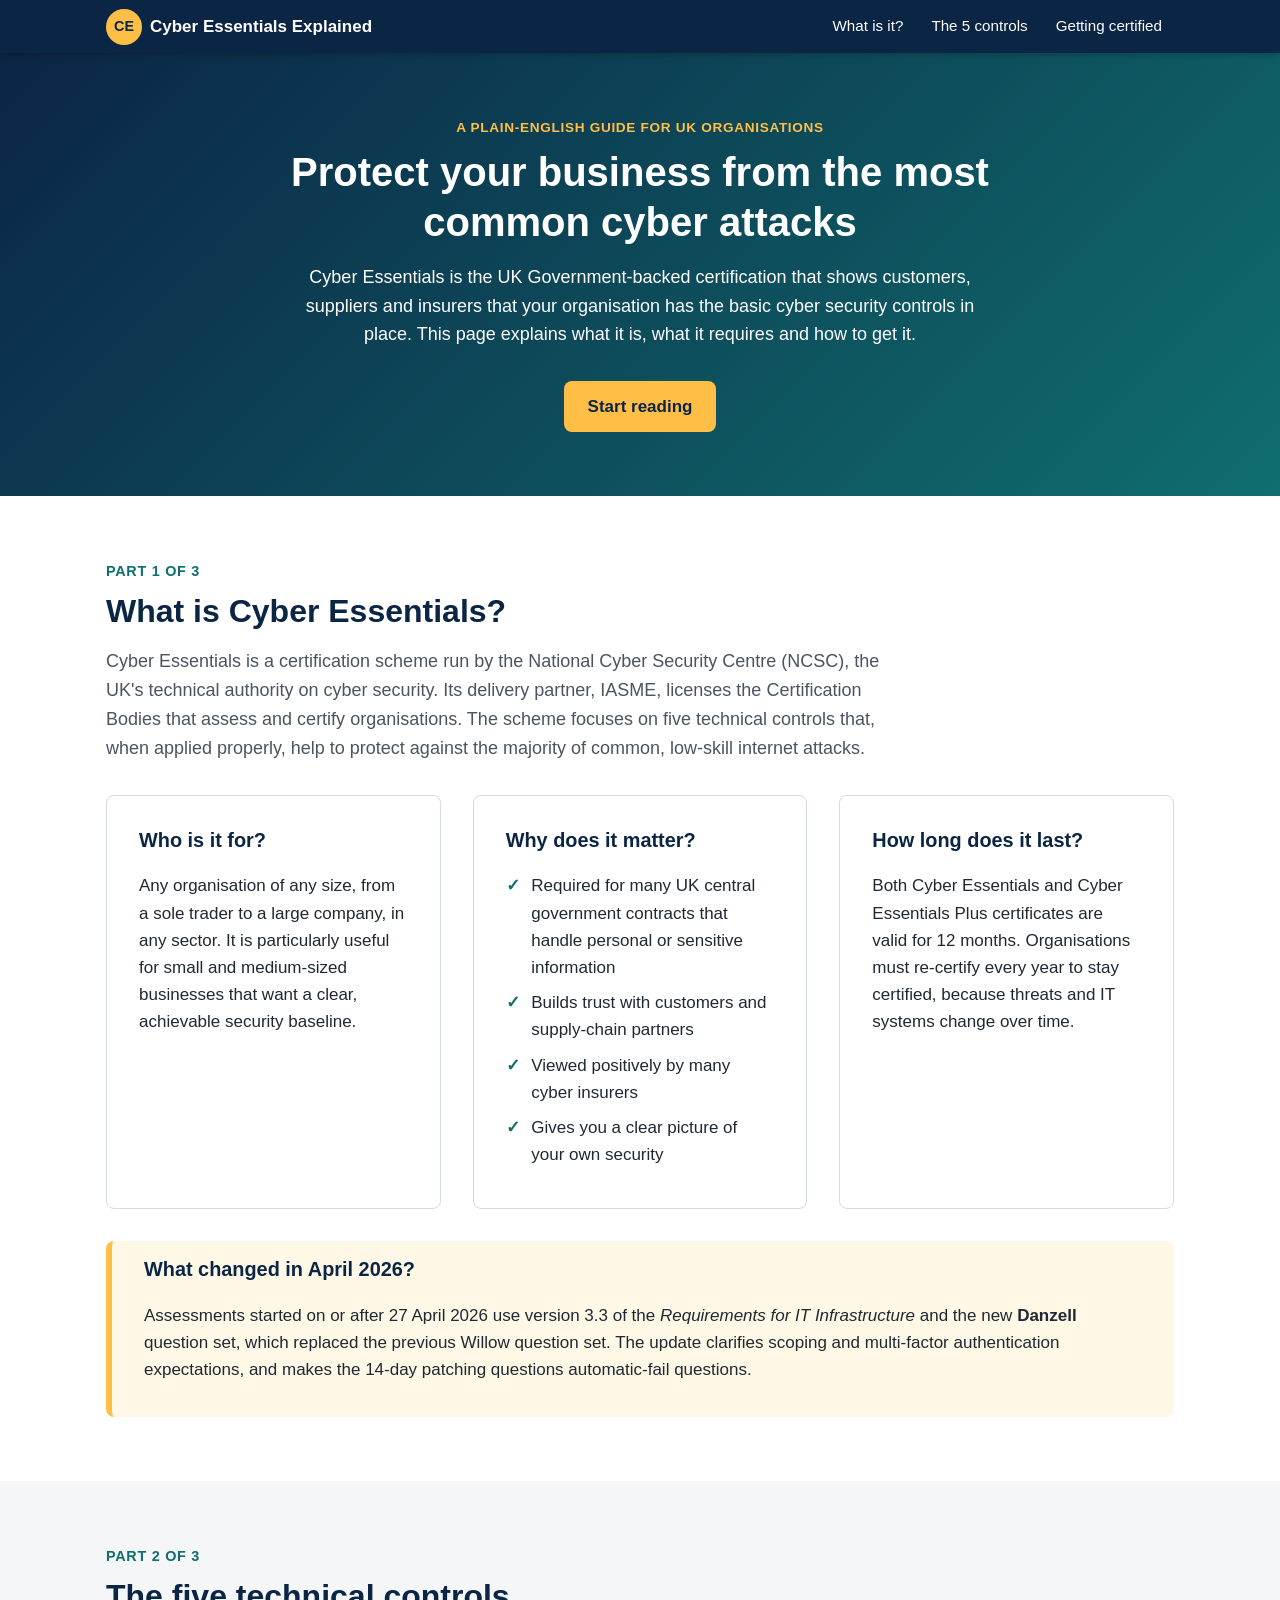
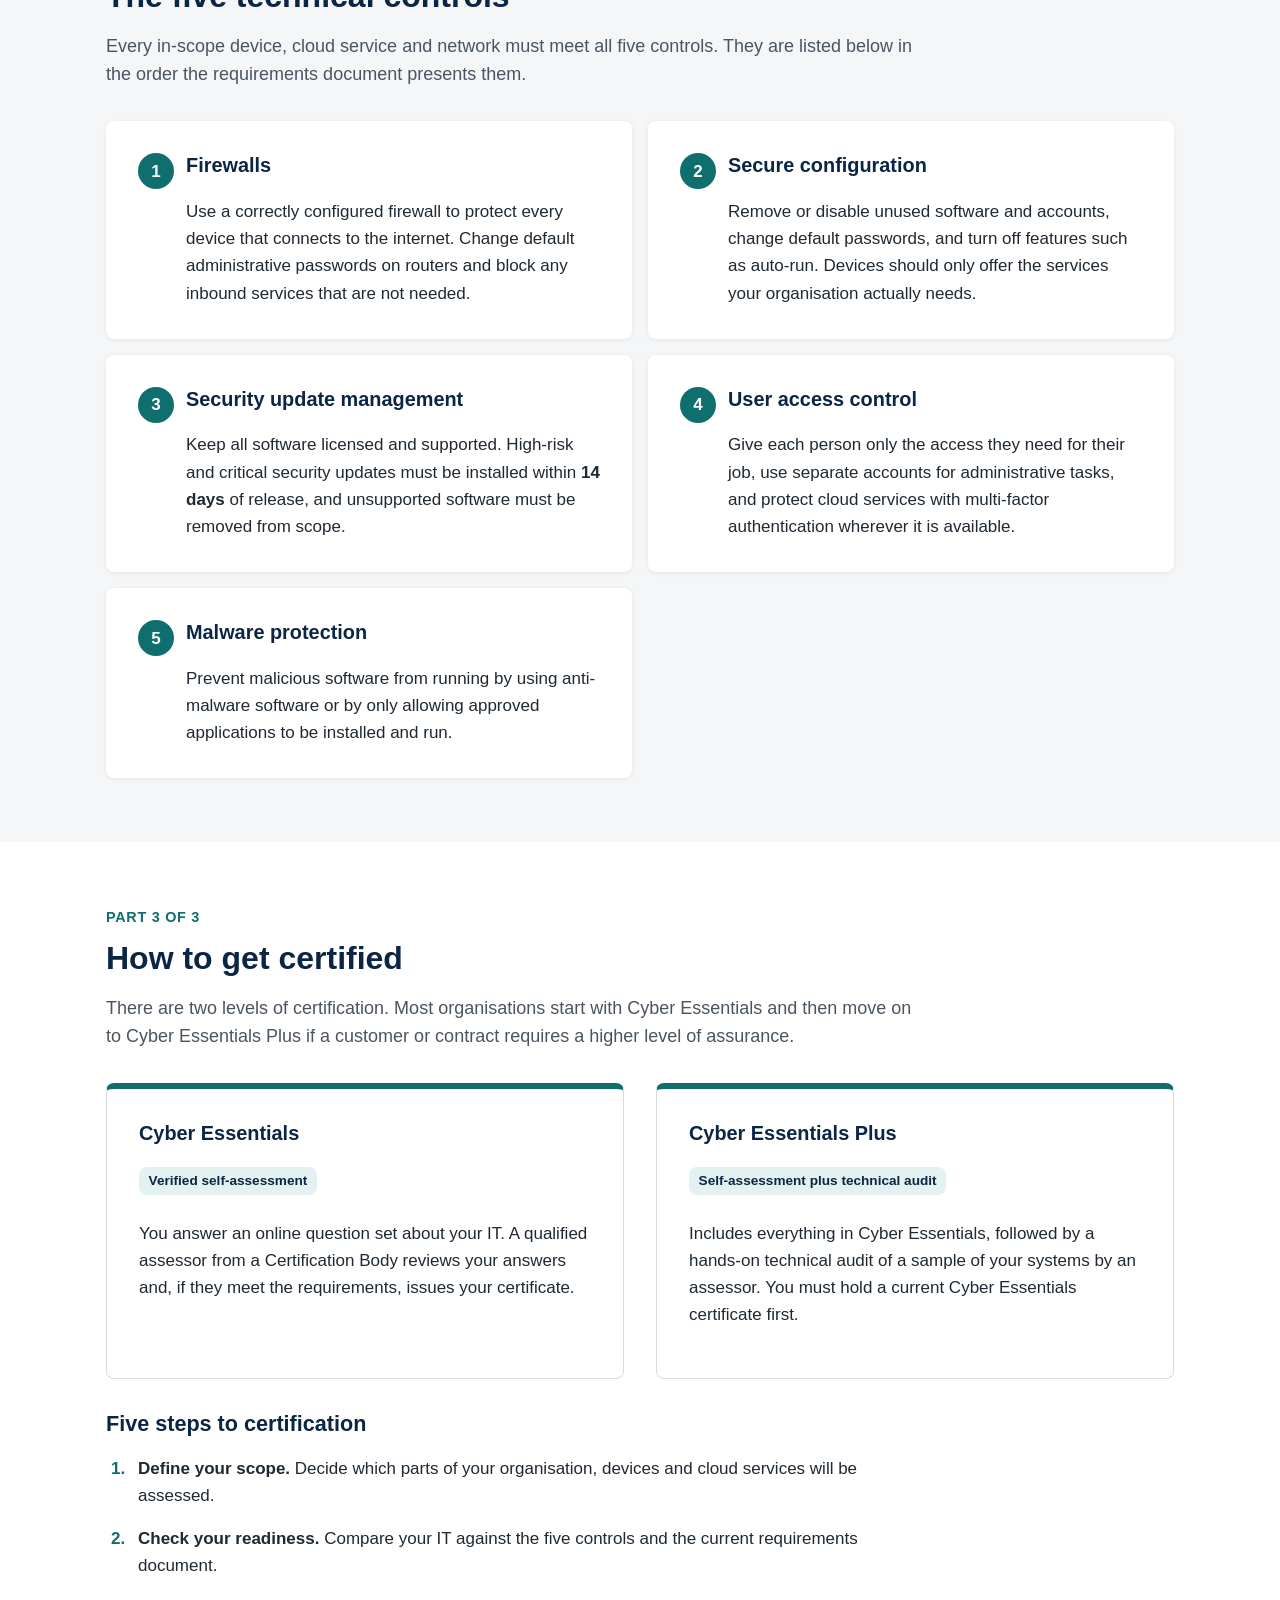
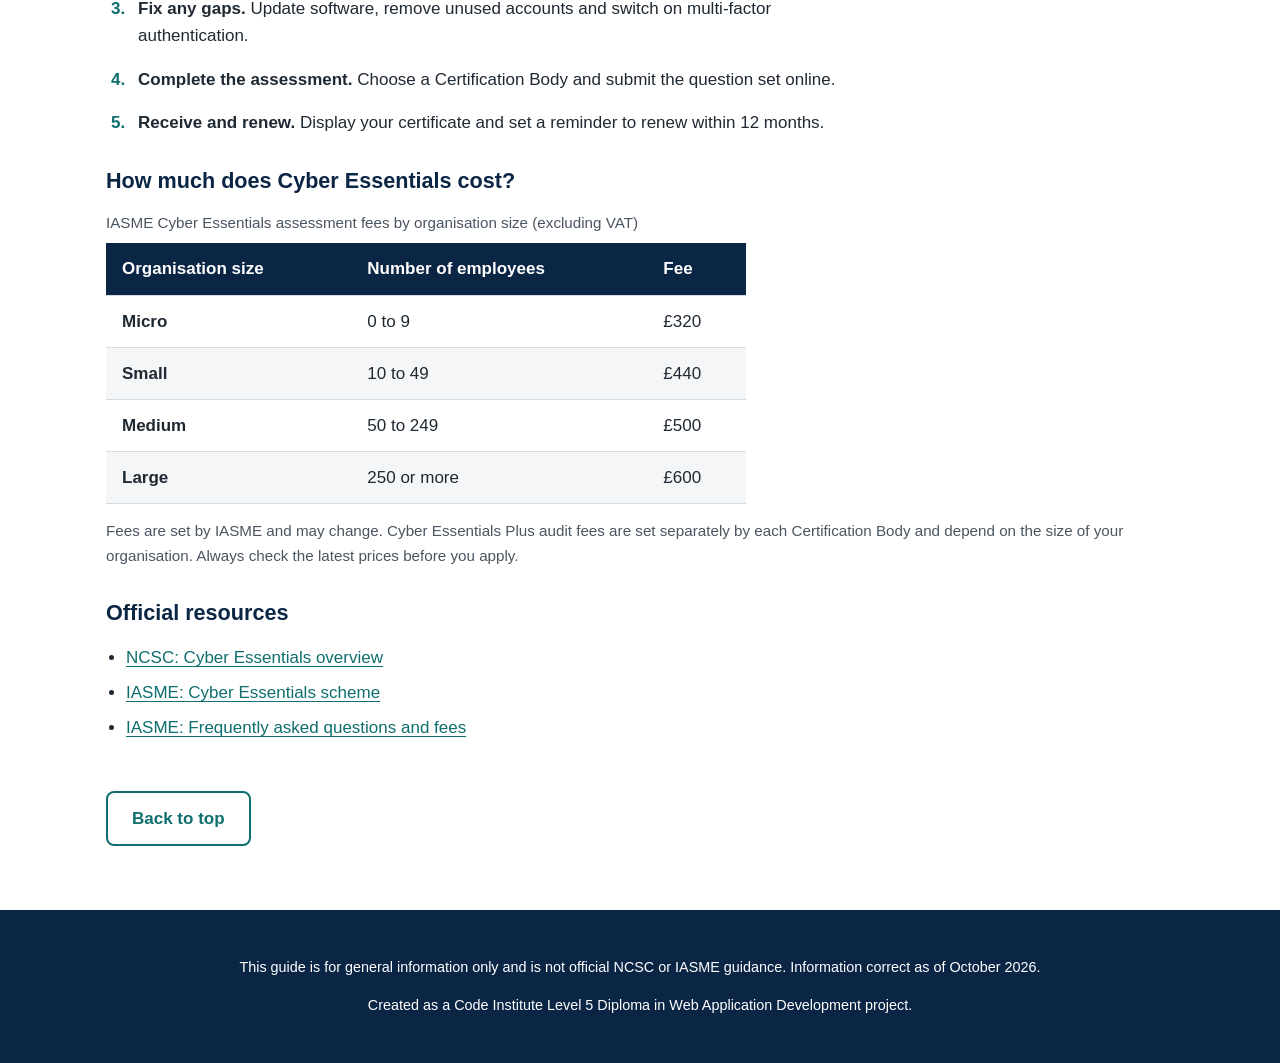
<file: index.html>
<!DOCTYPE html>
<html lang="en-GB">

<head>
    <!-- Page metadata: character set, responsive viewport and search description -->
    <meta charset="UTF-8">
    <meta name="viewport" content="width=device-width, initial-scale=1">
    <meta name="description" content="A plain-English guide to the UK Cyber Essentials certification for companies: what it is, the five technical controls, and how to get certified.">
    <meta name="keywords" content="Cyber Essentials, Cyber Essentials Plus, NCSC, IASME, UK cyber security certification, small business">
    <title>Cyber Essentials Explained | A Guide for UK Companies</title>
    <!-- Custom stylesheet (no external libraries are used in this project) -->
    <link rel="stylesheet" href="assets/css/style.css">
</head>

<body>
    <!-- Skip link: lets keyboard and screen-reader users jump past the navigation -->
    <a class="skip-link" href="#main-content">Skip to main content</a>

    <!-- ===== Site header and primary navigation ===== -->
    <header class="site-header" id="top">
        <div class="container header-inner">
            <a class="site-logo" href="#top" aria-label="Cyber Essentials Explained, back to top of page">
                <span class="logo-mark" aria-hidden="true">CE</span>
                <span class="logo-text">Cyber Essentials Explained</span>
            </a>
            <nav class="main-nav" aria-label="Main navigation">
                <ul class="nav-list">
                    <li><a class="nav-link" href="#about">What is it?</a></li>
                    <li><a class="nav-link" href="#controls">The 5 controls</a></li>
                    <li><a class="nav-link" href="#certification">Getting certified</a></li>
                </ul>
            </nav>
        </div>
    </header>

    <main id="main-content">

        <!-- ===== Hero / introduction ===== -->
        <section class="hero" aria-labelledby="hero-heading">
            <div class="container">
                <p class="hero-eyebrow">A plain-English guide for UK organisations</p>
                <h1 id="hero-heading">Protect your business from the most common cyber attacks</h1>
                <p class="hero-lead">
                    Cyber Essentials is the UK Government-backed certification that shows customers,
                    suppliers and insurers that your organisation has the basic cyber security
                    controls in place. This page explains what it is, what it requires and how to get it.
                </p>
                <a class="button button-primary" href="#about">Start reading</a>
            </div>
        </section>

        <!-- ===== Page area 1: What is Cyber Essentials? ===== -->
        <section class="page-area" id="about" aria-labelledby="about-heading">
            <div class="container">
                <p class="area-number">Part 1 of 3</p>
                <h2 id="about-heading">What is Cyber Essentials?</h2>
                <p class="area-intro">
                    Cyber Essentials is a certification scheme run by the National Cyber Security
                    Centre (NCSC), the UK's technical authority on cyber security. Its delivery partner,
                    IASME, licenses the Certification Bodies that assess and certify organisations.
                    The scheme focuses on five technical controls that, when applied properly,
                    help to protect against the majority of common, low-skill internet attacks.
                </p>

                <div class="card-grid card-grid-three">
                    <article class="card">
                        <h3>Who is it for?</h3>
                        <p>
                            Any organisation of any size, from a sole trader to a large company,
                            in any sector. It is particularly useful for small and medium-sized
                            businesses that want a clear, achievable security baseline.
                        </p>
                    </article>
                    <article class="card">
                        <h3>Why does it matter?</h3>
                        <ul class="tick-list">
                            <li>Required for many UK central government contracts that handle personal or sensitive information</li>
                            <li>Builds trust with customers and supply-chain partners</li>
                            <li>Viewed positively by many cyber insurers</li>
                            <li>Gives you a clear picture of your own security</li>
                        </ul>
                    </article>
                    <article class="card">
                        <h3>How long does it last?</h3>
                        <p>
                            Both Cyber Essentials and Cyber Essentials Plus certificates are valid
                            for 12 months. Organisations must re-certify every year to stay certified,
                            because threats and IT systems change over time.
                        </p>
                    </article>
                </div>

                <!-- Callout highlighting the 2026 scheme update -->
                <aside class="callout" aria-labelledby="update-heading">
                    <h3 id="update-heading">What changed in April 2026?</h3>
                    <p>
                        Assessments started on or after 27 April 2026 use version 3.3 of the
                        <em>Requirements for IT Infrastructure</em> and the new <strong>Danzell</strong>
                        question set, which replaced the previous Willow question set. The update
                        clarifies scoping and multi-factor authentication expectations, and makes the
                        14-day patching questions automatic-fail questions.
                    </p>
                </aside>
            </div>
        </section>

        <!-- ===== Page area 2: The five technical controls ===== -->
        <section class="page-area page-area-alt" id="controls" aria-labelledby="controls-heading">
            <div class="container">
                <p class="area-number">Part 2 of 3</p>
                <h2 id="controls-heading">The five technical controls</h2>
                <p class="area-intro">
                    Every in-scope device, cloud service and network must meet all five controls.
                    They are listed below in the order the requirements document presents them.
                </p>

                <ol class="control-list">
                    <li class="control-item">
                        <h3>Firewalls</h3>
                        <p>
                            Use a correctly configured firewall to protect every device that connects
                            to the internet. Change default administrative passwords on routers and
                            block any inbound services that are not needed.
                        </p>
                    </li>
                    <li class="control-item">
                        <h3>Secure configuration</h3>
                        <p>
                            Remove or disable unused software and accounts, change default passwords,
                            and turn off features such as auto-run. Devices should only offer the
                            services your organisation actually needs.
                        </p>
                    </li>
                    <li class="control-item">
                        <h3>Security update management</h3>
                        <p>
                            Keep all software licensed and supported. High-risk and critical security
                            updates must be installed within <strong>14 days</strong> of release, and
                            unsupported software must be removed from scope.
                        </p>
                    </li>
                    <li class="control-item">
                        <h3>User access control</h3>
                        <p>
                            Give each person only the access they need for their job, use separate
                            accounts for administrative tasks, and protect cloud services with
                            multi-factor authentication wherever it is available.
                        </p>
                    </li>
                    <li class="control-item">
                        <h3>Malware protection</h3>
                        <p>
                            Prevent malicious software from running by using anti-malware software
                            or by only allowing approved applications to be installed and run.
                        </p>
                    </li>
                </ol>
            </div>
        </section>

        <!-- ===== Page area 3: How to get certified ===== -->
        <section class="page-area" id="certification" aria-labelledby="certification-heading">
            <div class="container">
                <p class="area-number">Part 3 of 3</p>
                <h2 id="certification-heading">How to get certified</h2>
                <p class="area-intro">
                    There are two levels of certification. Most organisations start with
                    Cyber Essentials and then move on to Cyber Essentials Plus if a customer
                    or contract requires a higher level of assurance.
                </p>

                <!-- Comparison of the two certification levels -->
                <div class="card-grid card-grid-two">
                    <article class="card card-level">
                        <h3>Cyber Essentials</h3>
                        <p class="level-tag">Verified self-assessment</p>
                        <p>
                            You answer an online question set about your IT. A qualified assessor
                            from a Certification Body reviews your answers and, if they meet the
                            requirements, issues your certificate.
                        </p>
                    </article>
                    <article class="card card-level">
                        <h3>Cyber Essentials Plus</h3>
                        <p class="level-tag">Self-assessment plus technical audit</p>
                        <p>
                            Includes everything in Cyber Essentials, followed by a hands-on technical
                            audit of a sample of your systems by an assessor. You must hold a current
                            Cyber Essentials certificate first.
                        </p>
                    </article>
                </div>

                <h3 class="subheading">Five steps to certification</h3>
                <ol class="step-list">
                    <li><strong>Define your scope.</strong> Decide which parts of your organisation, devices and cloud services will be assessed.</li>
                    <li><strong>Check your readiness.</strong> Compare your IT against the five controls and the current requirements document.</li>
                    <li><strong>Fix any gaps.</strong> Update software, remove unused accounts and switch on multi-factor authentication.</li>
                    <li><strong>Complete the assessment.</strong> Choose a Certification Body and submit the question set online.</li>
                    <li><strong>Receive and renew.</strong> Display your certificate and set a reminder to renew within 12 months.</li>
                </ol>

                <!-- Fee table: caption and scope attributes support screen readers -->
                <h3 class="subheading">How much does Cyber Essentials cost?</h3>
                <div class="table-wrapper">
                    <table class="fee-table">
                        <caption>IASME Cyber Essentials assessment fees by organisation size (excluding VAT)</caption>
                        <thead>
                            <tr>
                                <th scope="col">Organisation size</th>
                                <th scope="col">Number of employees</th>
                                <th scope="col">Fee</th>
                            </tr>
                        </thead>
                        <tbody>
                            <tr>
                                <th scope="row">Micro</th>
                                <td>0 to 9</td>
                                <td>£320</td>
                            </tr>
                            <tr>
                                <th scope="row">Small</th>
                                <td>10 to 49</td>
                                <td>£440</td>
                            </tr>
                            <tr>
                                <th scope="row">Medium</th>
                                <td>50 to 249</td>
                                <td>£500</td>
                            </tr>
                            <tr>
                                <th scope="row">Large</th>
                                <td>250 or more</td>
                                <td>£600</td>
                            </tr>
                        </tbody>
                    </table>
                </div>
                <p class="note">
                    Fees are set by IASME and may change. Cyber Essentials Plus audit fees are set
                    separately by each Certification Body and depend on the size of your organisation.
                    Always check the latest prices before you apply.
                </p>

                <!-- Official resources: external links open in the same tab (see README, UX decisions) -->
                <h3 class="subheading">Official resources</h3>
                <ul class="resource-list">
                    <li><a href="https://www.ncsc.gov.uk/cyberessentials/overview">NCSC: Cyber Essentials overview</a></li>
                    <li><a href="https://iasme.co.uk/cyber-essentials/">IASME: Cyber Essentials scheme</a></li>
                    <li><a href="https://iasme.co.uk/cyber-essentials/faq-cyber-essentials">IASME: Frequently asked questions and fees</a></li>
                </ul>

                <a class="button button-secondary back-to-top" href="#main-content">Back to top</a>
            </div>
        </section>

    </main>

    <!-- ===== Site footer ===== -->
    <footer class="site-footer">
        <div class="container">
            <p>
                This guide is for general information only and is not official NCSC or IASME guidance.
                Information correct as of October 2026.
            </p>
            <p>Created as a Code Institute Level 5 Diploma in Web Application Development project.</p>
        </div>
    </footer>
</body>

</html>
</file>
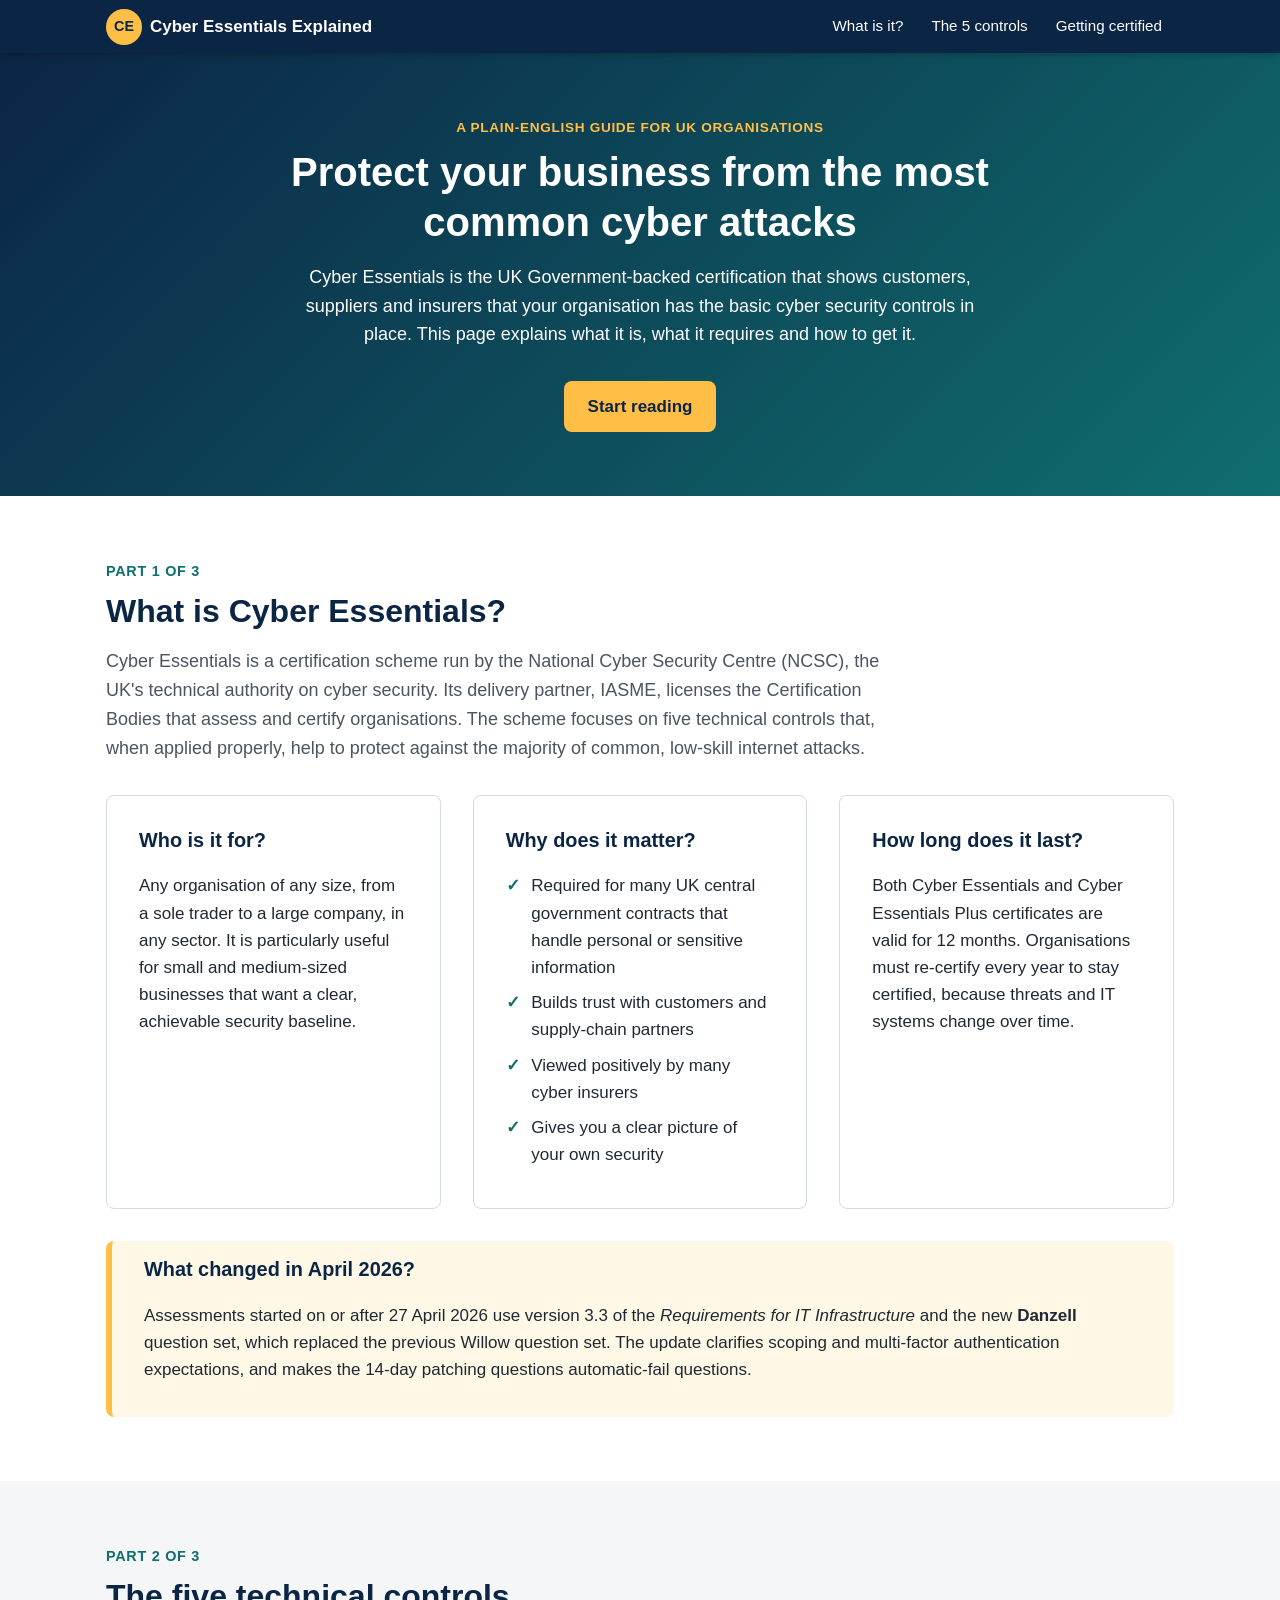
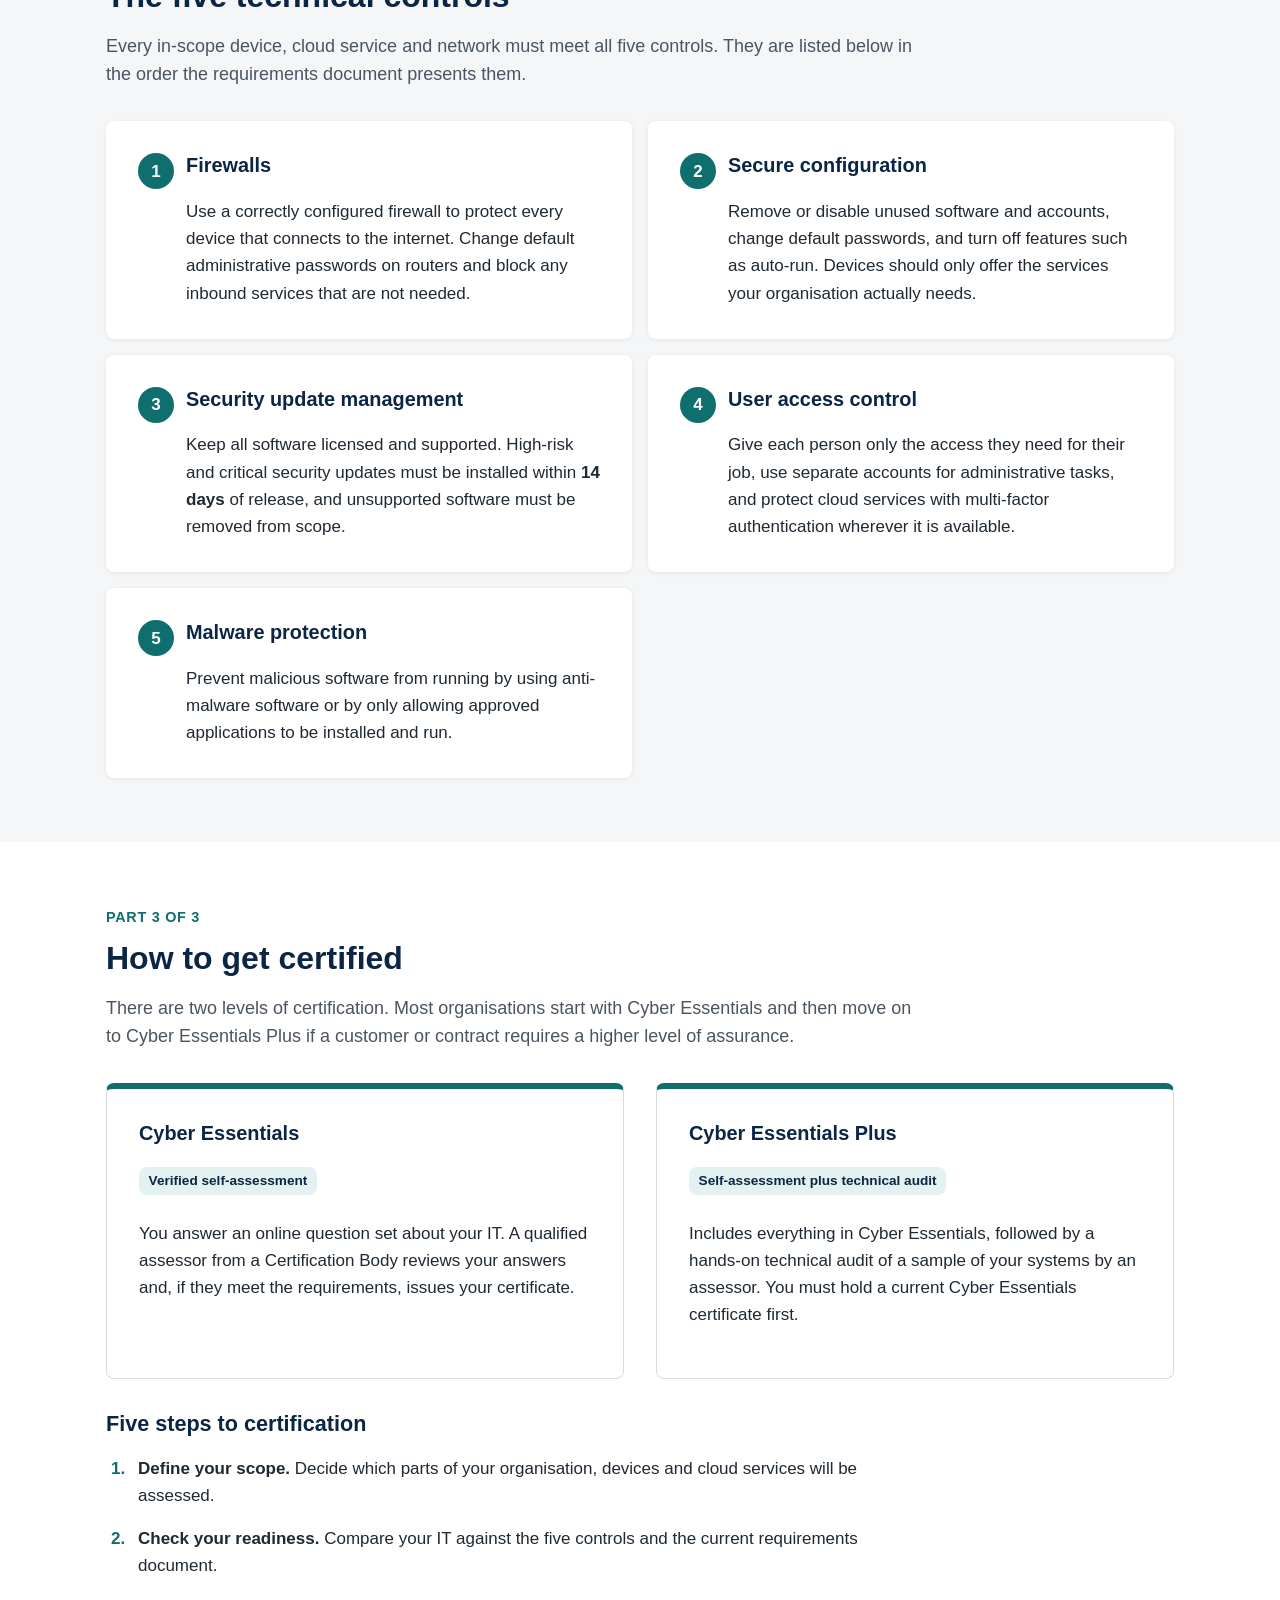
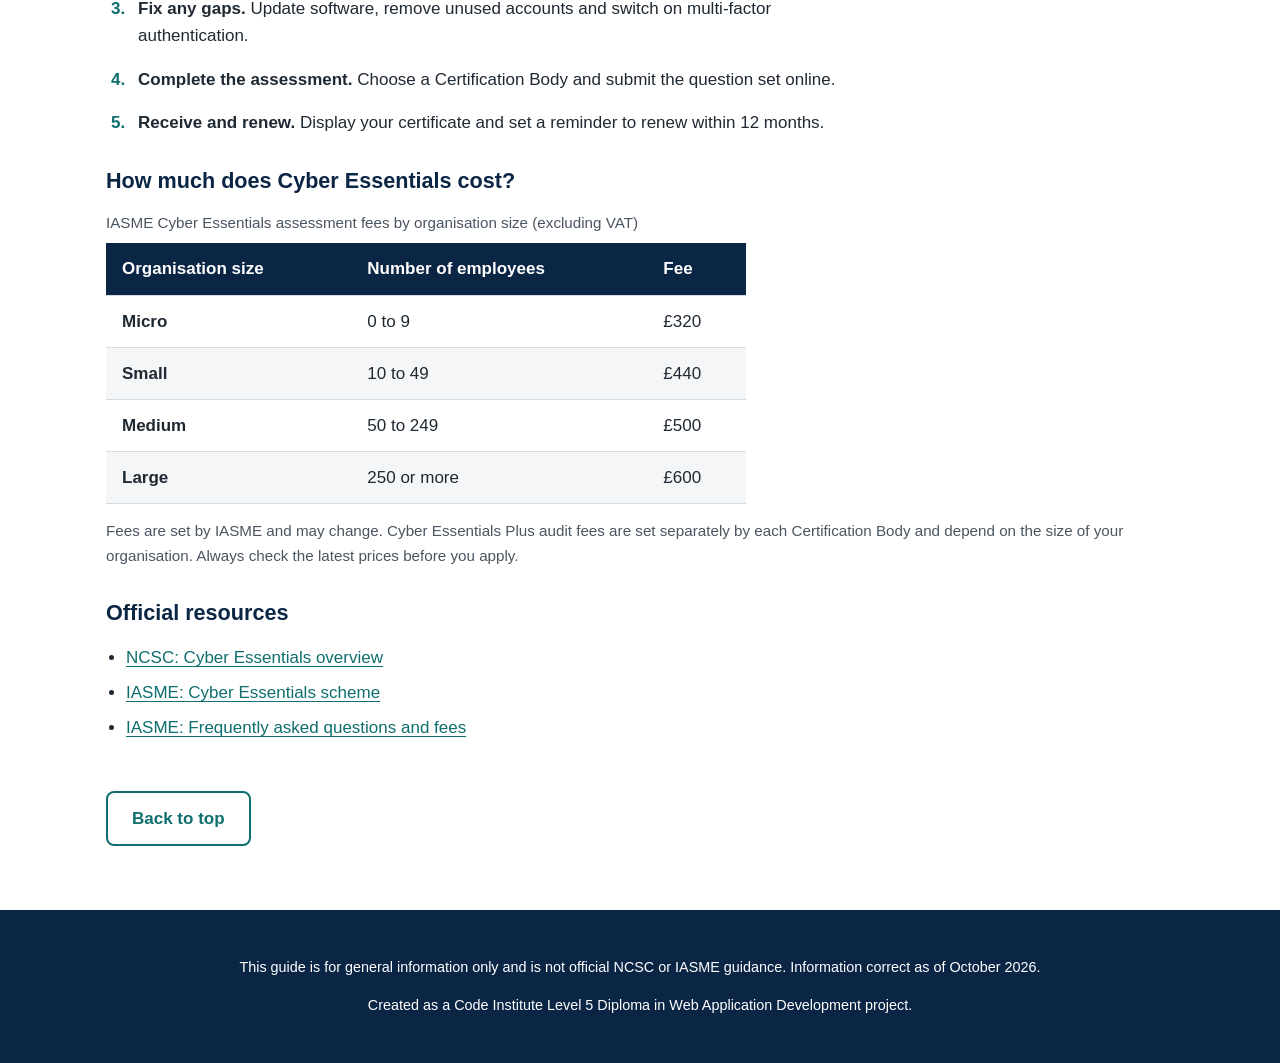
<file: reference/cyber_essentials_guide_Claude_17_OCT_2026/index.html>
<!DOCTYPE html>
<html lang="en-GB">

<head>
    <!-- Page metadata: character set, responsive viewport and search description -->
    <meta charset="UTF-8">
    <meta name="viewport" content="width=device-width, initial-scale=1">
    <meta name="description" content="A plain-English guide to the UK Cyber Essentials certification for companies: what it is, the five technical controls, and how to get certified.">
    <meta name="keywords" content="Cyber Essentials, Cyber Essentials Plus, NCSC, IASME, UK cyber security certification, small business">
    <title>Cyber Essentials Explained | A Guide for UK Companies</title>
    <!-- Custom stylesheet (no external libraries are used in this project) -->
    <link rel="stylesheet" href="assets/css/style.css">
</head>

<body>
    <!-- Skip link: lets keyboard and screen-reader users jump past the navigation -->
    <a class="skip-link" href="#main-content">Skip to main content</a>

    <!-- ===== Site header and primary navigation ===== -->
    <header class="site-header" id="top">
        <div class="container header-inner">
            <a class="site-logo" href="#top" aria-label="Cyber Essentials Explained, back to top of page">
                <span class="logo-mark" aria-hidden="true">CE</span>
                <span class="logo-text">Cyber Essentials Explained</span>
            </a>
            <nav class="main-nav" aria-label="Main navigation">
                <ul class="nav-list">
                    <li><a class="nav-link" href="#about">What is it?</a></li>
                    <li><a class="nav-link" href="#controls">The 5 controls</a></li>
                    <li><a class="nav-link" href="#certification">Getting certified</a></li>
                </ul>
            </nav>
        </div>
    </header>

    <main id="main-content">

        <!-- ===== Hero / introduction ===== -->
        <section class="hero" aria-labelledby="hero-heading">
            <div class="container">
                <p class="hero-eyebrow">A plain-English guide for UK organisations</p>
                <h1 id="hero-heading">Protect your business from the most common cyber attacks</h1>
                <p class="hero-lead">
                    Cyber Essentials is the UK Government-backed certification that shows customers,
                    suppliers and insurers that your organisation has the basic cyber security
                    controls in place. This page explains what it is, what it requires and how to get it.
                </p>
                <a class="button button-primary" href="#about">Start reading</a>
            </div>
        </section>

        <!-- ===== Page area 1: What is Cyber Essentials? ===== -->
        <section class="page-area" id="about" aria-labelledby="about-heading">
            <div class="container">
                <p class="area-number">Part 1 of 3</p>
                <h2 id="about-heading">What is Cyber Essentials?</h2>
                <p class="area-intro">
                    Cyber Essentials is a certification scheme run by the National Cyber Security
                    Centre (NCSC), the UK's technical authority on cyber security. Its delivery partner,
                    IASME, licenses the Certification Bodies that assess and certify organisations.
                    The scheme focuses on five technical controls that, when applied properly,
                    help to protect against the majority of common, low-skill internet attacks.
                </p>

                <div class="card-grid card-grid-three">
                    <article class="card">
                        <h3>Who is it for?</h3>
                        <p>
                            Any organisation of any size, from a sole trader to a large company,
                            in any sector. It is particularly useful for small and medium-sized
                            businesses that want a clear, achievable security baseline.
                        </p>
                    </article>
                    <article class="card">
                        <h3>Why does it matter?</h3>
                        <ul class="tick-list">
                            <li>Required for many UK central government contracts that handle personal or sensitive information</li>
                            <li>Builds trust with customers and supply-chain partners</li>
                            <li>Viewed positively by many cyber insurers</li>
                            <li>Gives you a clear picture of your own security</li>
                        </ul>
                    </article>
                    <article class="card">
                        <h3>How long does it last?</h3>
                        <p>
                            Both Cyber Essentials and Cyber Essentials Plus certificates are valid
                            for 12 months. Organisations must re-certify every year to stay certified,
                            because threats and IT systems change over time.
                        </p>
                    </article>
                </div>

                <!-- Callout highlighting the 2026 scheme update -->
                <aside class="callout" aria-labelledby="update-heading">
                    <h3 id="update-heading">What changed in April 2026?</h3>
                    <p>
                        Assessments started on or after 27 April 2026 use version 3.3 of the
                        <em>Requirements for IT Infrastructure</em> and the new <strong>Danzell</strong>
                        question set, which replaced the previous Willow question set. The update
                        clarifies scoping and multi-factor authentication expectations, and makes the
                        14-day patching questions automatic-fail questions.
                    </p>
                </aside>
            </div>
        </section>

        <!-- ===== Page area 2: The five technical controls ===== -->
        <section class="page-area page-area-alt" id="controls" aria-labelledby="controls-heading">
            <div class="container">
                <p class="area-number">Part 2 of 3</p>
                <h2 id="controls-heading">The five technical controls</h2>
                <p class="area-intro">
                    Every in-scope device, cloud service and network must meet all five controls.
                    They are listed below in the order the requirements document presents them.
                </p>

                <ol class="control-list">
                    <li class="control-item">
                        <h3>Firewalls</h3>
                        <p>
                            Use a correctly configured firewall to protect every device that connects
                            to the internet. Change default administrative passwords on routers and
                            block any inbound services that are not needed.
                        </p>
                    </li>
                    <li class="control-item">
                        <h3>Secure configuration</h3>
                        <p>
                            Remove or disable unused software and accounts, change default passwords,
                            and turn off features such as auto-run. Devices should only offer the
                            services your organisation actually needs.
                        </p>
                    </li>
                    <li class="control-item">
                        <h3>Security update management</h3>
                        <p>
                            Keep all software licensed and supported. High-risk and critical security
                            updates must be installed within <strong>14 days</strong> of release, and
                            unsupported software must be removed from scope.
                        </p>
                    </li>
                    <li class="control-item">
                        <h3>User access control</h3>
                        <p>
                            Give each person only the access they need for their job, use separate
                            accounts for administrative tasks, and protect cloud services with
                            multi-factor authentication wherever it is available.
                        </p>
                    </li>
                    <li class="control-item">
                        <h3>Malware protection</h3>
                        <p>
                            Prevent malicious software from running by using anti-malware software
                            or by only allowing approved applications to be installed and run.
                        </p>
                    </li>
                </ol>
            </div>
        </section>

        <!-- ===== Page area 3: How to get certified ===== -->
        <section class="page-area" id="certification" aria-labelledby="certification-heading">
            <div class="container">
                <p class="area-number">Part 3 of 3</p>
                <h2 id="certification-heading">How to get certified</h2>
                <p class="area-intro">
                    There are two levels of certification. Most organisations start with
                    Cyber Essentials and then move on to Cyber Essentials Plus if a customer
                    or contract requires a higher level of assurance.
                </p>

                <!-- Comparison of the two certification levels -->
                <div class="card-grid card-grid-two">
                    <article class="card card-level">
                        <h3>Cyber Essentials</h3>
                        <p class="level-tag">Verified self-assessment</p>
                        <p>
                            You answer an online question set about your IT. A qualified assessor
                            from a Certification Body reviews your answers and, if they meet the
                            requirements, issues your certificate.
                        </p>
                    </article>
                    <article class="card card-level">
                        <h3>Cyber Essentials Plus</h3>
                        <p class="level-tag">Self-assessment plus technical audit</p>
                        <p>
                            Includes everything in Cyber Essentials, followed by a hands-on technical
                            audit of a sample of your systems by an assessor. You must hold a current
                            Cyber Essentials certificate first.
                        </p>
                    </article>
                </div>

                <h3 class="subheading">Five steps to certification</h3>
                <ol class="step-list">
                    <li><strong>Define your scope.</strong> Decide which parts of your organisation, devices and cloud services will be assessed.</li>
                    <li><strong>Check your readiness.</strong> Compare your IT against the five controls and the current requirements document.</li>
                    <li><strong>Fix any gaps.</strong> Update software, remove unused accounts and switch on multi-factor authentication.</li>
                    <li><strong>Complete the assessment.</strong> Choose a Certification Body and submit the question set online.</li>
                    <li><strong>Receive and renew.</strong> Display your certificate and set a reminder to renew within 12 months.</li>
                </ol>

                <!-- Fee table: caption and scope attributes support screen readers -->
                <h3 class="subheading">How much does Cyber Essentials cost?</h3>
                <div class="table-wrapper">
                    <table class="fee-table">
                        <caption>IASME Cyber Essentials assessment fees by organisation size (excluding VAT)</caption>
                        <thead>
                            <tr>
                                <th scope="col">Organisation size</th>
                                <th scope="col">Number of employees</th>
                                <th scope="col">Fee</th>
                            </tr>
                        </thead>
                        <tbody>
                            <tr>
                                <th scope="row">Micro</th>
                                <td>0 to 9</td>
                                <td>£320</td>
                            </tr>
                            <tr>
                                <th scope="row">Small</th>
                                <td>10 to 49</td>
                                <td>£440</td>
                            </tr>
                            <tr>
                                <th scope="row">Medium</th>
                                <td>50 to 249</td>
                                <td>£500</td>
                            </tr>
                            <tr>
                                <th scope="row">Large</th>
                                <td>250 or more</td>
                                <td>£600</td>
                            </tr>
                        </tbody>
                    </table>
                </div>
                <p class="note">
                    Fees are set by IASME and may change. Cyber Essentials Plus audit fees are set
                    separately by each Certification Body and depend on the size of your organisation.
                    Always check the latest prices before you apply.
                </p>

                <!-- Official resources: external links open in the same tab (see README, UX decisions) -->
                <h3 class="subheading">Official resources</h3>
                <ul class="resource-list">
                    <li><a href="https://www.ncsc.gov.uk/cyberessentials/overview">NCSC: Cyber Essentials overview</a></li>
                    <li><a href="https://iasme.co.uk/cyber-essentials/">IASME: Cyber Essentials scheme</a></li>
                    <li><a href="https://iasme.co.uk/cyber-essentials/faq-cyber-essentials">IASME: Frequently asked questions and fees</a></li>
                </ul>

                <a class="button button-secondary back-to-top" href="#top">Back to top</a>
            </div>
        </section>

    </main>

    <!-- ===== Site footer ===== -->
    <footer class="site-footer">
        <div class="container">
            <p>
                This guide is for general information only and is not official NCSC or IASME guidance.
                Information correct as of October 2026.
            </p>
            <p>Created as a Code Institute Level 5 Diploma in Web Application Development project.</p>
        </div>
    </footer>
</body>

</html>
</file>
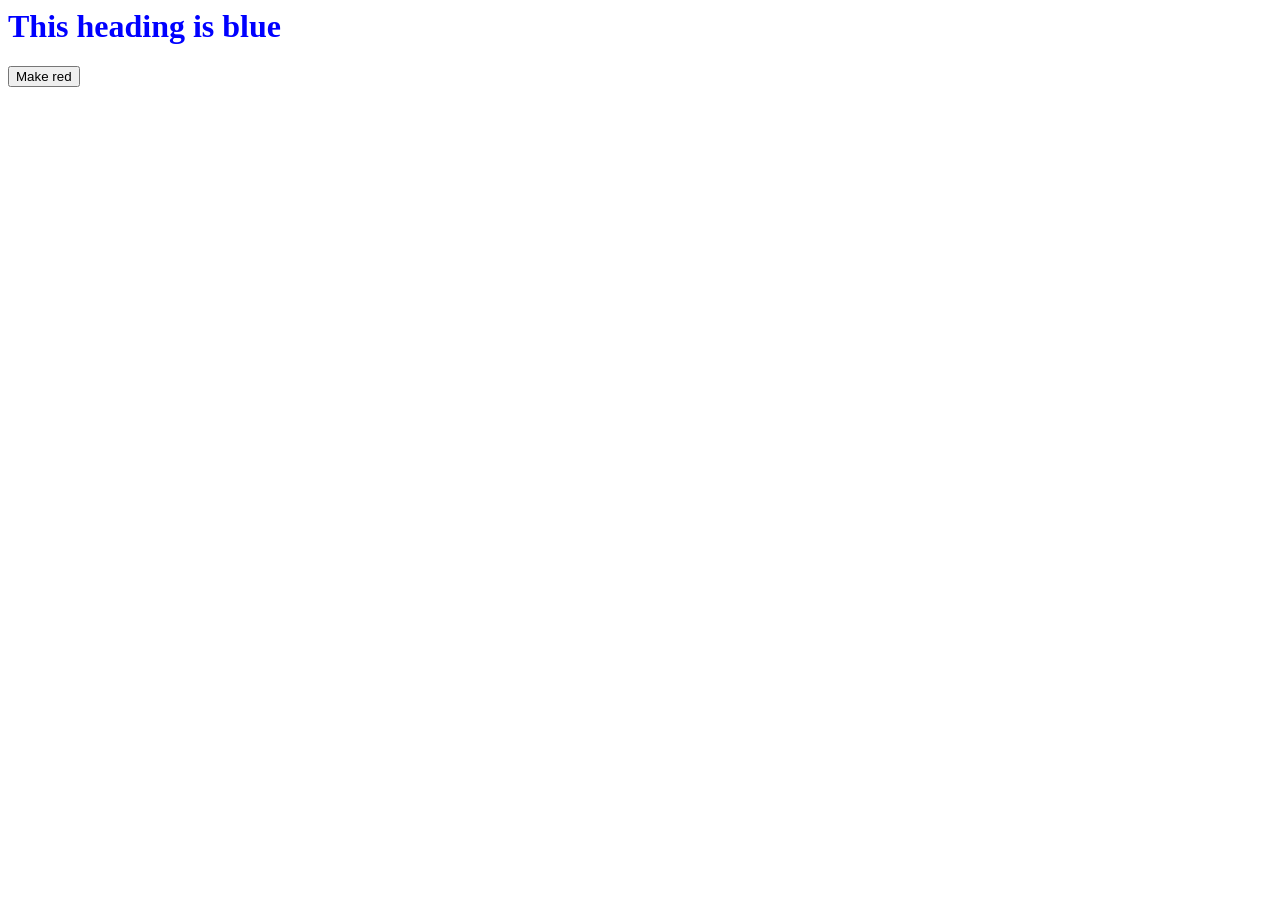
<file: color1.html>
<html>
  <style>
    h1{
      color: blue;
    }
  </style>

  <h1 id="heading">This heading is blue</h1>
  <button id="btn" onclick="changeTextToRed()">Make red</button>

  <script>
    function changeTextToRed(){
      let heading = document.getElementById("heading");
      heading.style = "color: red; background-color: yellow;";
      heading.innerText = "This heading is red";
    }
  </script>
</html>
</file>
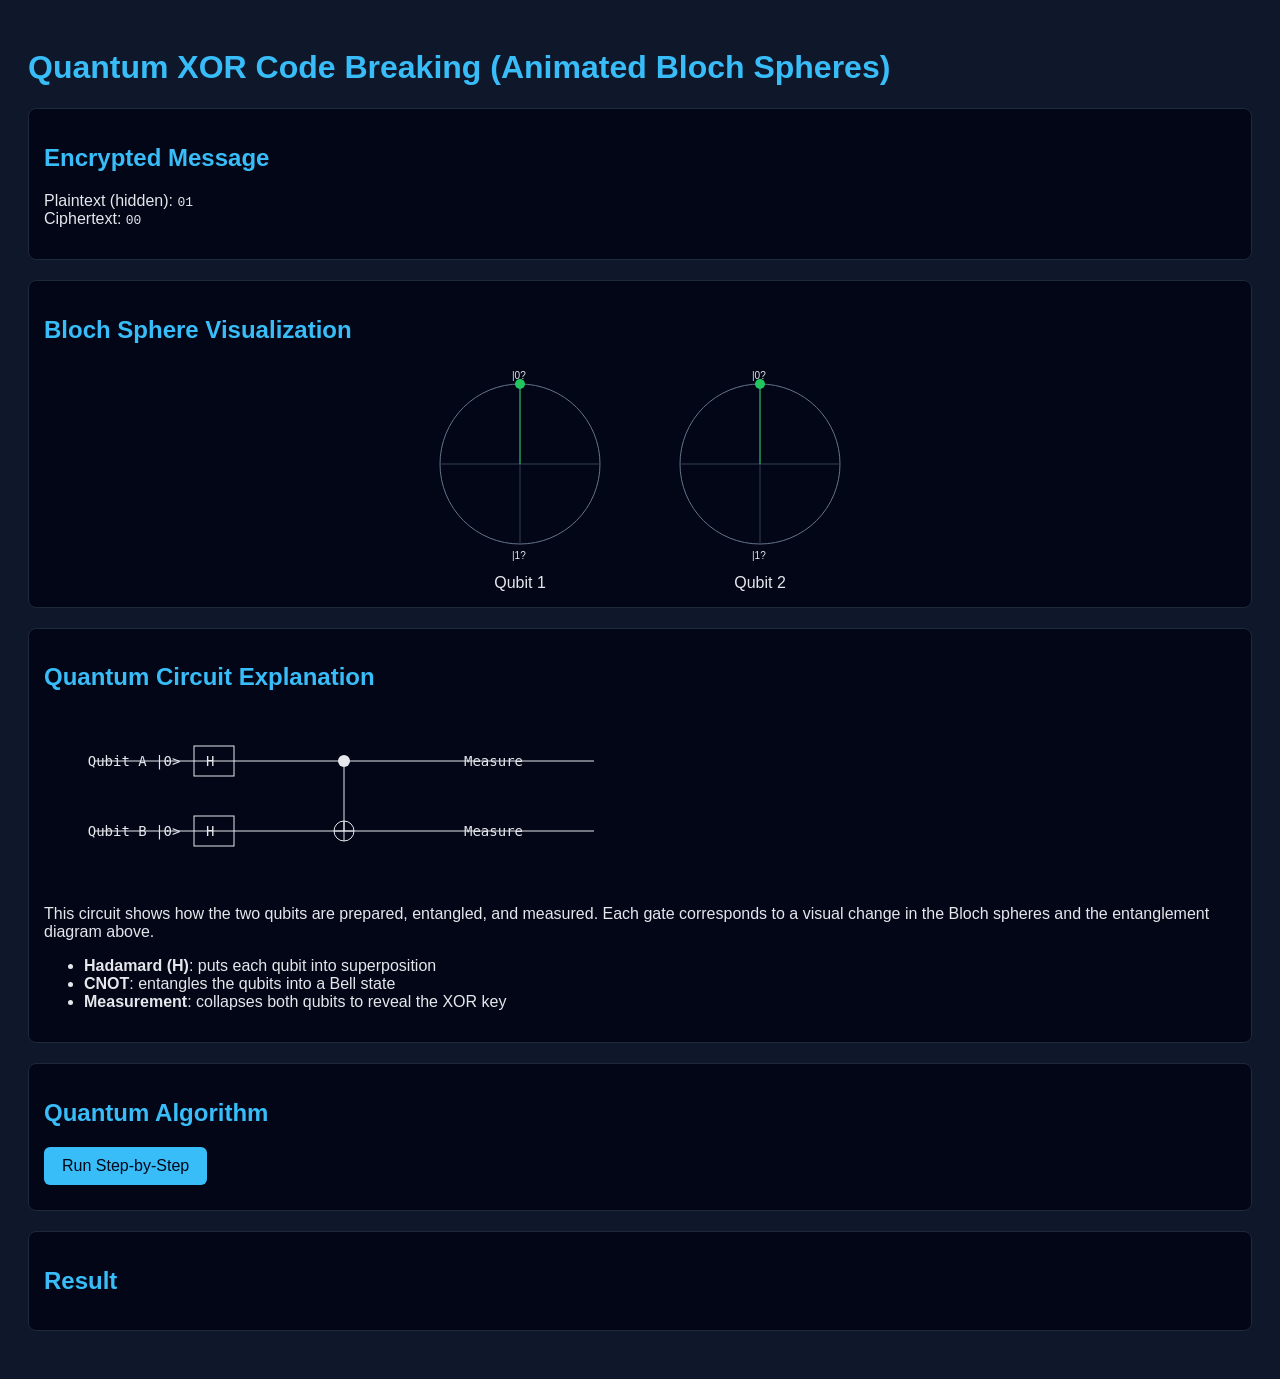
<file: indexbackup2.html>
<!DOCTYPE html>
<html lang="en">
<head>
<meta charset="UTF-8">
<title>2-Qubit Quantum XOR Breaker – Animated Bloch Spheres</title>

<style>
    body {
        font-family: Arial, sans-serif;
        background: #0f172a;
        color: #e5e7eb;
        padding: 20px;
    }

    h1, h2 {
        color: #38bdf8;
    }

    .box {
        background: #020617;
        border: 1px solid #1e293b;
        padding: 15px;
        border-radius: 8px;
        margin-bottom: 20px;
    }

    button {
        background: #38bdf8;
        color: #020617;
        border: none;
        padding: 10px 18px;
        font-size: 16px;
        border-radius: 6px;
        cursor: pointer;
    }

    button:hover {
        background: #0ea5e9;
    }

    .bloch-container {
        display: flex;
        gap: 40px;
        justify-content: center;
    }

    canvas {
        background: #020617;
        border-radius: 50%;
    }

    .label {
        text-align: center;
        margin-top: 6px;
    }

    .state {
        font-family: monospace;
        white-space: pre-wrap;
        margin-top: 10px;
    }

    .highlight {
        color: #22c55e;
        font-weight: bold;
    }
</style>
</head>

<body>

<h1>Quantum XOR Code Breaking (Animated Bloch Spheres)</h1>

<div class="box">
    <h2>Encrypted Message</h2>
    <p>
        Plaintext (hidden): <code>01</code><br>
        Ciphertext: <code id="cipherText"></code>
    </p>
</div>

<div class="box">
    <h2>Bloch Sphere Visualization</h2>
    <div class="bloch-container">
        <div>
            <canvas id="bloch1" width="200" height="200"></canvas>
            <div class="label">Qubit 1</div>
        </div>
        <div>
            <canvas id="bloch2" width="200" height="200"></canvas>
            <div class="label">Qubit 2</div>
        </div>
    </div>
</div>

<div class="box">
    <h2>Quantum Circuit Explanation</h2>

    <canvas id="circuit" width="600" height="180"></canvas>

    <p style="margin-top:10px;">
        This circuit shows how the two qubits are prepared, entangled, and measured.
        Each gate corresponds to a visual change in the Bloch spheres and the
        entanglement diagram above.
    </p>

    <ul>
        <li><strong>Hadamard (H)</strong>: puts each qubit into superposition</li>
        <li><strong>CNOT</strong>: entangles the qubits into a Bell state</li>
        <li><strong>Measurement</strong>: collapses both qubits to reveal the XOR key</li>
    </ul>
</div>

<div class="box">
    <h2>Quantum Algorithm</h2>
    <button onclick="runQuantumDemo()">Run Step-by-Step</button>
    <div class="state" id="log"></div>
</div>

<div class="box">
    <h2>Result</h2>
    <p id="result"></p>
</div>

<script>
// =====================================
// Setup
// =====================================
const plaintext = 1; // 01
const secretKey = Math.floor(Math.random() * 4);
const cipherText = plaintext ^ secretKey;

document.getElementById("cipherText").innerText =
    cipherText.toString(2).padStart(2, "0");

let qubit1 = { theta: 0 };
let qubit2 = { theta: 0 };

// =====================================
// Bloch Drawing
// =====================================
function drawBloch(canvasId, qubit) {
    const c = document.getElementById(canvasId);
    const ctx = c.getContext("2d");
    const cx = c.width / 2;
    const cy = c.height / 2;
    const r = 80;

    ctx.clearRect(0, 0, c.width, c.height);

    // Sphere
    ctx.strokeStyle = "#64748b";
    ctx.beginPath();
    ctx.arc(cx, cy, r, 0, Math.PI * 2);
    ctx.stroke();

    // Axes
    ctx.strokeStyle = "#334155";
    ctx.beginPath();
    ctx.moveTo(cx - r, cy);
    ctx.lineTo(cx + r, cy);
    ctx.moveTo(cx, cy - r);
    ctx.lineTo(cx, cy + r);
    ctx.stroke();

    // State vector
    const x = r * Math.sin(qubit.theta);
    const y = -r * Math.cos(qubit.theta);

    ctx.strokeStyle = "#22c55e";
    ctx.beginPath();
    ctx.moveTo(cx, cy);
    ctx.lineTo(cx + x, cy + y);
    ctx.stroke();

    ctx.fillStyle = "#22c55e";
    ctx.beginPath();
    ctx.arc(cx + x, cy + y, 5, 0, Math.PI * 2);
    ctx.fill();

    ctx.fillStyle = "#e5e7eb";
    ctx.fillText("|0?", cx - 8, cy - r - 5);
    ctx.fillText("|1?", cx - 8, cy + r + 15);
}

// =====================================
// Animation Engine
// =====================================
function animateRotation(qubit, targetTheta, canvasId, duration = 1000) {
    return new Promise(resolve => {
        const startTheta = qubit.theta;
        const startTime = performance.now();

        function step(time) {
            const t = Math.min((time - startTime) / duration, 1);
            qubit.theta = startTheta + (targetTheta - startTheta) * t;
            drawBloch(canvasId, qubit);
            if (t < 1) requestAnimationFrame(step);
            else resolve();
        }

        requestAnimationFrame(step);
    });
}

// =====================================
// Quantum Demo
// =====================================
async function runQuantumDemo() {
    const log = document.getElementById("log");
    log.innerText = "";

    // Step 1: Initialize
    qubit1.theta = 0;
    qubit2.theta = 0;
    drawBloch("bloch1", qubit1);
    drawBloch("bloch2", qubit2);
    log.innerText += 	"Initialize |00>\n";
    await delay(800);

    // Step 2: Hadamard (superposition)
    log.innerText += "Apply Hadamard -> Superposition\n";
    await Promise.all([
        animateRotation(qubit1, Math.PI / 2, "bloch1"),
        animateRotation(qubit2, Math.PI / 2, "bloch2")
    ]);
    await delay(500);

    // Step 3: Oracle (conceptual)
    log.innerText += "Oracle checks all keys in parallel\n";
    await delay(1000);

    // Step 4: Measurement
    log.innerText += "Measurement -> Collapse\n";
    await Promise.all([
        animateRotation(qubit1, (secretKey & 2) ? Math.PI : 0, "bloch1"),
        animateRotation(qubit2, (secretKey & 1) ? Math.PI : 0, "bloch2")
    ]);

    document.getElementById("result").innerHTML = `
        Measured Key:
        <span class="highlight">${secretKey.toString(2).padStart(2, "0")}</span>
    `;
}

// Utility
function delay(ms) {
    return new Promise(r => setTimeout(r, ms));
}

// Initial draw
drawBloch("bloch1", qubit1);
drawBloch("bloch2", qubit2);

// =====================================
// Quantum Circuit Drawing
// =====================================
function drawCircuit() {
    const c = document.getElementById("circuit");
    const ctx = c.getContext("2d");

    ctx.clearRect(0, 0, c.width, c.height);
    ctx.font = "14px monospace";
    ctx.strokeStyle = "#e5e7eb";
    ctx.fillStyle = "#e5e7eb";

    // Qubit lines
    ctx.beginPath();
    ctx.moveTo(50, 50);
    ctx.lineTo(550, 50);
    ctx.moveTo(50, 120);
    ctx.lineTo(550, 120);
    ctx.stroke();

    ctx.fillText("    Qubit A |0>", 10, 55);
    ctx.fillText("    Qubit B |0>", 10, 125);

    // Hadamard gates
    drawGate(ctx, 150, 35, "H");
    drawGate(ctx, 150, 105, "H");

    // CNOT
    ctx.beginPath();
    ctx.arc(300, 50, 6, 0, Math.PI * 2);
    ctx.fill();

    ctx.beginPath();
    ctx.arc(300, 120, 10, 0, Math.PI * 2);
    ctx.stroke();

    ctx.beginPath();
    ctx.moveTo(300, 50);
    ctx.lineTo(300, 120);
    ctx.stroke();

    // Plus sign
    ctx.beginPath();
    ctx.moveTo(300, 110);
    ctx.lineTo(300, 130);
    ctx.moveTo(290, 120);
    ctx.lineTo(310, 120);
    ctx.stroke();

    // Measurement
    ctx.fillText("Measure", 420, 55);
    ctx.fillText("Measure", 420, 125);
}

function drawGate(ctx, x, y, label) {
    ctx.strokeRect(x, y, 40, 30);
    ctx.fillText(label, x + 12, y + 20);
}

// Draw circuit once
drawCircuit();
</script>

</body>
</html>
</file>
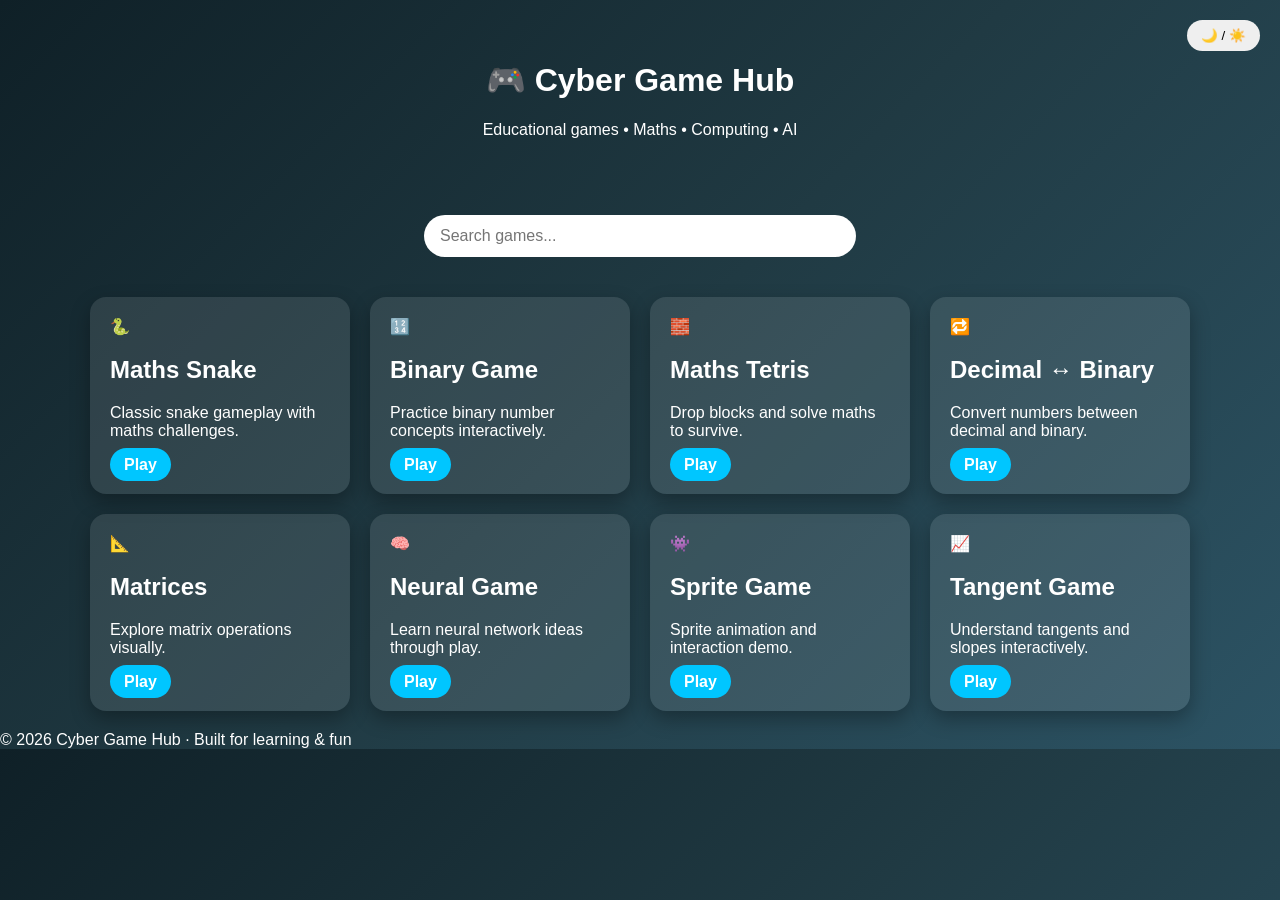
<file: mathgamehub.html>
<!DOCTYPE html>
<html lang="en">
<head>
  <meta charset="UTF-8" />
  <meta name="viewport" content="width=device-width, initial-scale=1.0" />
  <title>Cyber Game Hub</title>
  <style>
    body {
      margin: 0;
      font-family: "Segoe UI", Tahoma, sans-serif;
      background: linear-gradient(135deg, #0f2027, #203a43, #2c5364);
      color: #fff;
      transition: background 0.3s, color 0.3s;
    }

    body.light {
      background: #f4f6f8;
      color: #222;
    }

    header {
      padding: 40px 20px;
      text-align: center;
      position: relative;
    }

    .toggle {
      position: absolute;
      top: 20px;
      right: 20px;
      padding: 8px 14px;
      border-radius: 20px;
      border: none;
      cursor: pointer;
    }

    .container {
      max-width: 1100px;
      margin: 0 auto;
      padding: 20px;
      display: grid;
      grid-template-columns: repeat(auto-fit, minmax(250px, 1fr));
      gap: 20px;
    }

    .game-card {
      background: rgba(255, 255, 255, 0.1);
      border-radius: 16px;
      padding: 20px;
      box-shadow: 0 8px 20px rgba(0, 0, 0, 0.3);
    }

    body.light .game-card {
      background: white;
      color: #222;
    }

    .thumb {
      width: 100%;
      height: 120px;
      background: linear-gradient(45deg,#00c6ff,#0072ff);
      border-radius: 12px;
      margin-bottom: 12px;
      display:flex;
      align-items:center;
      justify-content:center;
      font-size:2rem;
    }

    .tags span {
      display:inline-block;
      background:#0072ff;
      padding:4px 10px;
      border-radius:12px;
      font-size:0.75rem;
      margin:3px 3px 6px 0;
    }

    .edu {
      font-size:0.8rem;
      opacity:0.85;
      margin-bottom:8px;
    }

    .links {
      display:flex;
      gap:10px;
      flex-wrap:wrap;
    }

    .play-btn {
      padding:8px 14px;
      border-radius:20px;
      background:#00c6ff;
      color:white;
      text-decoration:none;
      font-weight:bold;
    }
  </style>
</head>
<body>

<header>
  <button class="toggle" onclick="toggleMode()">🌙 / ☀️</button>
  <h1>🎮 Cyber Game Hub</h1>
  <p>Educational games • Maths • Computing • AI</p>
</header>

<section class="container">

  <div style="grid-column: 1 / -1; text-align:center; margin-bottom:20px;">
    <input id="search" type="text" placeholder="Search games..." style="padding:12px 16px; width:100%; max-width:400px; border-radius:30px; border:none; font-size:1rem;" onkeyup="filterGames()" />
  </div>

  <div class="game-card" data-title="$&">
    <div class="game-icon">🐍</div>
    <h2>Maths Snake</h2>
    <p>Classic snake gameplay with maths challenges.</p>
    <a class="play-btn" href="http://cybergame.uksouth.cloudapp.azure.com/user1/game/mathssnake/" target="_blank">Play</a>
  </div>

  <div class="game-card" data-title="$&">
    <div class="game-icon">🔢</div>
    <h2>Binary Game</h2>
    <p>Practice binary number concepts interactively.</p>
    <a class="play-btn" href="http://cybergame.uksouth.cloudapp.azure.com/user1/game/binary/binary1.html" target="_blank">Play</a>
  </div>

  <div class="game-card" data-title="$&">
    <div class="game-icon">🧱</div>
    <h2>Maths Tetris</h2>
    <p>Drop blocks and solve maths to survive.</p>
    <a class="play-btn" href="http://cybergame.uksouth.cloudapp.azure.com/user1/game/MathsTetris/" target="_blank">Play</a>
  </div>

  <div class="game-card" data-title="$&">
    <div class="game-icon">🔁</div>
    <h2>Decimal ↔ Binary</h2>
    <p>Convert numbers between decimal and binary.</p>
    <a class="play-btn" href="http://cybergame.uksouth.cloudapp.azure.com/user1/game/decimal_binary/Javascript_OO_calculate3_1.html" target="_blank">Play</a>
  </div>

  <div class="game-card" data-title="$&">
    <div class="game-icon">📐</div>
    <h2>Matrices</h2>
    <p>Explore matrix operations visually.</p>
    <a class="play-btn" href="http://cybergame.uksouth.cloudapp.azure.com/user1/game/omarmatrices/index2.html" target="_blank">Play</a>
  </div>

  <div class="game-card" data-title="$&">
    <div class="game-icon">🧠</div>
    <h2>Neural Game</h2>
    <p>Learn neural network ideas through play.</p>
    <a class="play-btn" href="http://cybergame.uksouth.cloudapp.azure.com/user1/game/neural/neural3.html" target="_blank">Play</a>
  </div>

  <div class="game-card" data-title="$&">
    <div class="game-icon">👾</div>
    <h2>Sprite Game</h2>
    <p>Sprite animation and interaction demo.</p>
    <a class="play-btn" href="http://cybergame.uksouth.cloudapp.azure.com/user1/game/sprites/sprite2.html" target="_blank">Play</a>
  </div>

  <div class="game-card" data-title="$&">
    <div class="game-icon">📈</div>
    <h2>Tangent Game</h2>
    <p>Understand tangents and slopes interactively.</p>
    <a class="play-btn" href="http://cybergame.uksouth.cloudapp.azure.com/user1/game/tangent1/" target="_blank">Play</a>
  </div>

</section>

<footer>
  © 2026 Cyber Game Hub · Built for learning & fun
</footer>

<script>
  function toggleMode() {
    document.body.classList.toggle('light');
  }
</script>

<script>
  function filterGames() {
    const query = document.getElementById('search').value.toLowerCase();
    const cards = document.querySelectorAll('.game-card');
    cards.forEach(card => {
      const text = card.innerText.toLowerCase();
      card.style.display = text.includes(query) ? 'block' : 'none';
    });
  }
</script>

</body>
</html>
</file>
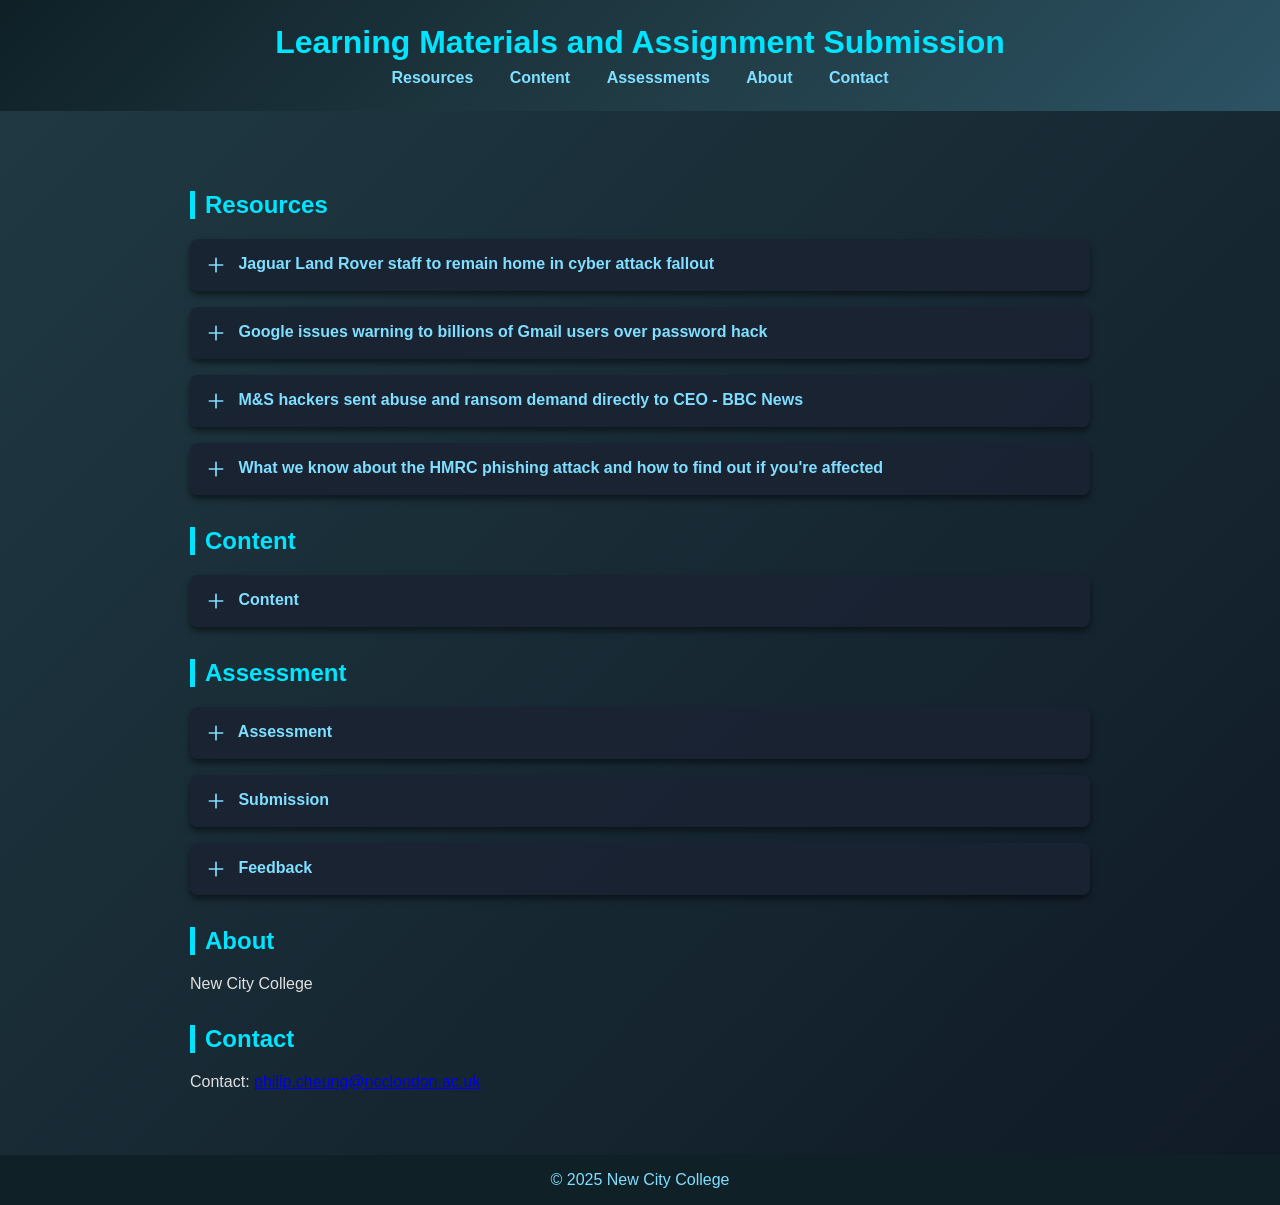
<file: moduleyoov.html>
﻿<!DOCTYPE html>
<html lang="en">
<head>
  <meta charset="UTF-8">
  <meta name="viewport" content="width=device-width, initial-scale=1.0">
  <title>Cyber Security Module</title>
  <style>
    body {
      font-family: Arial, sans-serif;
      margin: 0;
      padding: 0;
      background: linear-gradient(-45deg, #0a0f1c, #1a2332, #0a0f1c, #203a43);
      background-size: 400% 400%;
      animation: gradientBG 20s ease infinite;
      color: #e0e0e0;
      position: relative;
      overflow-x: hidden;
    }
    @keyframes gradientBG {
      0% {background-position: 0% 50%;}
      50% {background-position: 100% 50%;}
      100% {background-position: 0% 50%;}
    }
    /* Circuit board pattern overlay */
    body::before {
      content: "";
      position: fixed;
      top: 0;
      left: 0;
      width: 100%;
      height: 100%;
      background-image: url('https://www.transparenttextures.com/patterns/circuit-board.png');
      opacity: 0.05;
      z-index: 0;
      pointer-events: none;
    }
    header {
      background: linear-gradient(135deg, #0f2027, #203a43, #2c5364);
      padding: 1.5rem;
      text-align: center;
      position: sticky;
      top: 0;
      z-index: 1000;
    }
    header h1 {
      margin: 0;
      font-size: 2rem;
      color: #00e5ff;
    }
    nav {
      margin-top: 0.5rem;
    }
    nav a {
      margin: 0 1rem;
      text-decoration: none;
      color: #80dfff;
      font-weight: bold;
      transition: text-shadow 0.3s ease, color 0.3s ease;
    }
    nav a:hover {
      color: #ffffff;
      text-shadow: 0 0 10px #00e5ff;
    }
    .container {
      max-width: 900px;
      margin: 2rem auto;
      padding: 1rem;
      position: relative;
      z-index: 1;
    }
    h2 {
      border-left: 5px solid #00e5ff;
      padding-left: 10px;
      color: #00e5ff;
      margin-top: 2rem;
    }
    ul {
      list-style: none;
      padding: 0;
    }
    li {
      background: rgba(26, 35, 50, 0.9);
      margin: 1rem 0;
      padding: 1rem;
      border-radius: 8px;
      box-shadow: 0 4px 6px rgba(0,0,0,0.5);
      transition: box-shadow 0.3s ease, transform 0.3s ease;
    }
    li:hover {
      box-shadow: 0 0 20px #00e5ff;
      transform: translateY(-5px);
    }
    li a {
      text-decoration: none;
      color: #80dfff;
      font-weight: bold;
    }
    .icon {
      width: 20px;
      height: 20px;
      vertical-align: middle;
      margin-right: 8px;
    }
    footer {
      text-align: center;
      padding: 1rem;
      background-color: #0f2027;
      margin-top: 2rem;
      color: #80dfff;
      position: relative;
      z-index: 1;
    }
  </style>
</head>
<body>
  <header>
    <h1>Learning Materials and Assignment Submission</h1>
    <nav>
      <a href="#resources">Resources</a>
      <a href="#content">Content</a>
      <a href="#assessment">Assessments</a>
      <a href="#about">About</a>
      <a href="#contact">Contact</a>
    </nav>
  </header>

  <div class="container">

    <section id="resources">
      <h2>Resources</h2>
      <ul>
        <li>
          <a href="https://www.bbc.co.uk/news/articles/c1jzl1lw4y1o"
            onclick="window.open(this.href, 'popupWindow', 'width=1000,height=700,scrollbars=yes,resizable=yes'); return false;">
            <svg class="icon" xmlns="http://www.w3.org/2000/svg" fill="none" viewBox="0 0 24 24" stroke="currentColor"><path stroke-linecap="round" stroke-linejoin="round" stroke-width="2" d="M12 4v16m8-8H4"></svg>
            Jaguar Land Rover staff to remain home in cyber attack fallout
          </a>
        </li>
        <li>
          <a href="https://www.independent.co.uk/tech/gmail-password-hack-google-login-update-b2814803.html"
            onclick="window.open(this.href, 'popupWindow', 'width=1000,height=700,scrollbars=yes,resizable=yes'); return false;">
            <svg class="icon" xmlns="http://www.w3.org/2000/svg" fill="none" viewBox="0 0 24 24" stroke="currentColor"><path stroke-linecap="round" stroke-linejoin="round" stroke-width="2" d="M12 4v16m8-8H4"></svg>
            Google issues warning to billions of Gmail users over password hack
          </a>
        </li>
        <li>
          <a href="https://www.bbc.co.uk/news/articles/cr58pqjlnjlo"
            onclick="window.open(this.href, 'popupWindow', 'width=1000,height=700,scrollbars=yes,resizable=yes'); return false;">
            <svg class="icon" xmlns="http://www.w3.org/2000/svg" fill="none" viewBox="0 0 24 24" stroke="currentColor"><path stroke-linecap="round" stroke-linejoin="round" stroke-width="2" d="M12 4v16m8-8H4"></svg>
            M&S hackers sent abuse and ransom demand directly to CEO - BBC News
          </a>
        </li>
        <li>
          <a href="https://www.bbc.co.uk/news/articles/cvgnz3r2m7eo"
            onclick="window.open(this.href, 'popupWindow', 'width=1000,height=700,scrollbars=yes,resizable=yes'); return false;">
            <svg class="icon" xmlns="http://www.w3.org/2000/svg" fill="none" viewBox="0 0 24 24" stroke="currentColor"><path stroke-linecap="round" stroke-linejoin="round" stroke-width="2" d="M12 4v16m8-8H4"></svg>
            What we know about the HMRC phishing attack and how to find out if you're affected
          </a>
        </li>
      </ul>
    </section>



    <section id="content">
      <h2>Content</h2>
      <ul>
        <li>
          <a href="https://www.yoov.plus/share/public/view/68c41feb1ad553251cb0e6cc"
            onclick="window.open(this.href, 'popupWindow', 'width=1000,height=700,scrollbars=yes,resizable=yes'); return false;">
            <svg class="icon" xmlns="http://www.w3.org/2000/svg" fill="none" viewBox="0 0 24 24" stroke="currentColor"><path stroke-linecap="round" stroke-linejoin="round" stroke-width="2" d="M12 4v16m8-8H4" /></svg>
            Content
          </a>
        </li>
      </ul>
    </section>

    <section id="assessment">
      <h2>Assessment</h2>
      <ul>
        <li>
          <a href="https://www.yoov.plus/share/public/view/68c5468f1ad553251cb0e7de"
            onclick="window.open(this.href, 'popupWindow', 'width=1000,height=700,scrollbars=yes,resizable=yes'); return false;">
            <svg class="icon" xmlns="http://www.w3.org/2000/svg" fill="none" viewBox="0 0 24 24" stroke="currentColor"><path stroke-linecap="round" stroke-linejoin="round" stroke-width="2" d="M12 4v16m8-8H4" /></svg>
            Assessment
          </a>
        </li>
        <li>
          <a href="https://www.yoov.plus/form/1cf86ef532194561a0bdc51b5bff5779"
            onclick="window.open(this.href, 'popupWindow', 'width=1000,height=700,scrollbars=yes,resizable=yes'); return false;">
            <svg class="icon" xmlns="http://www.w3.org/2000/svg" fill="none" viewBox="0 0 24 24" stroke="currentColor"><path stroke-linecap="round" stroke-linejoin="round" stroke-width="2" d="M12 4v16m8-8H4" /></svg>
            Submission
          </a>
        </li>
        <li>
          <a href="https://www.yoov.plus/share/public/view/68cbb4902cb23578c3c780f1"
            onclick="window.open(this.href, 'popupWindow', 'width=1000,height=700,scrollbars=yes,resizable=yes'); return false;">
            <svg class="icon" xmlns="http://www.w3.org/2000/svg" fill="none" viewBox="0 0 24 24" stroke="currentColor"><path stroke-linecap="round" stroke-linejoin="round" stroke-width="2" d="M12 4v16m8-8H4" /></svg>
            Feedback
          </a>
        </li>
      </ul>
    </section>

    <section id="about">
      <h2>About</h2>
      <p>New City College</p>
    </section>

    <section id="contact">
      <h2>Contact</h2>
      <p>Contact: <a href="mailto:philip.cheung@ncclondon.ac.uk">philip.cheung@ncclondon.ac.uk</a></p>
    </section>
  </div>

  <footer>
    © 2025 New City College
  </footer>
</body>
</html>
</file>
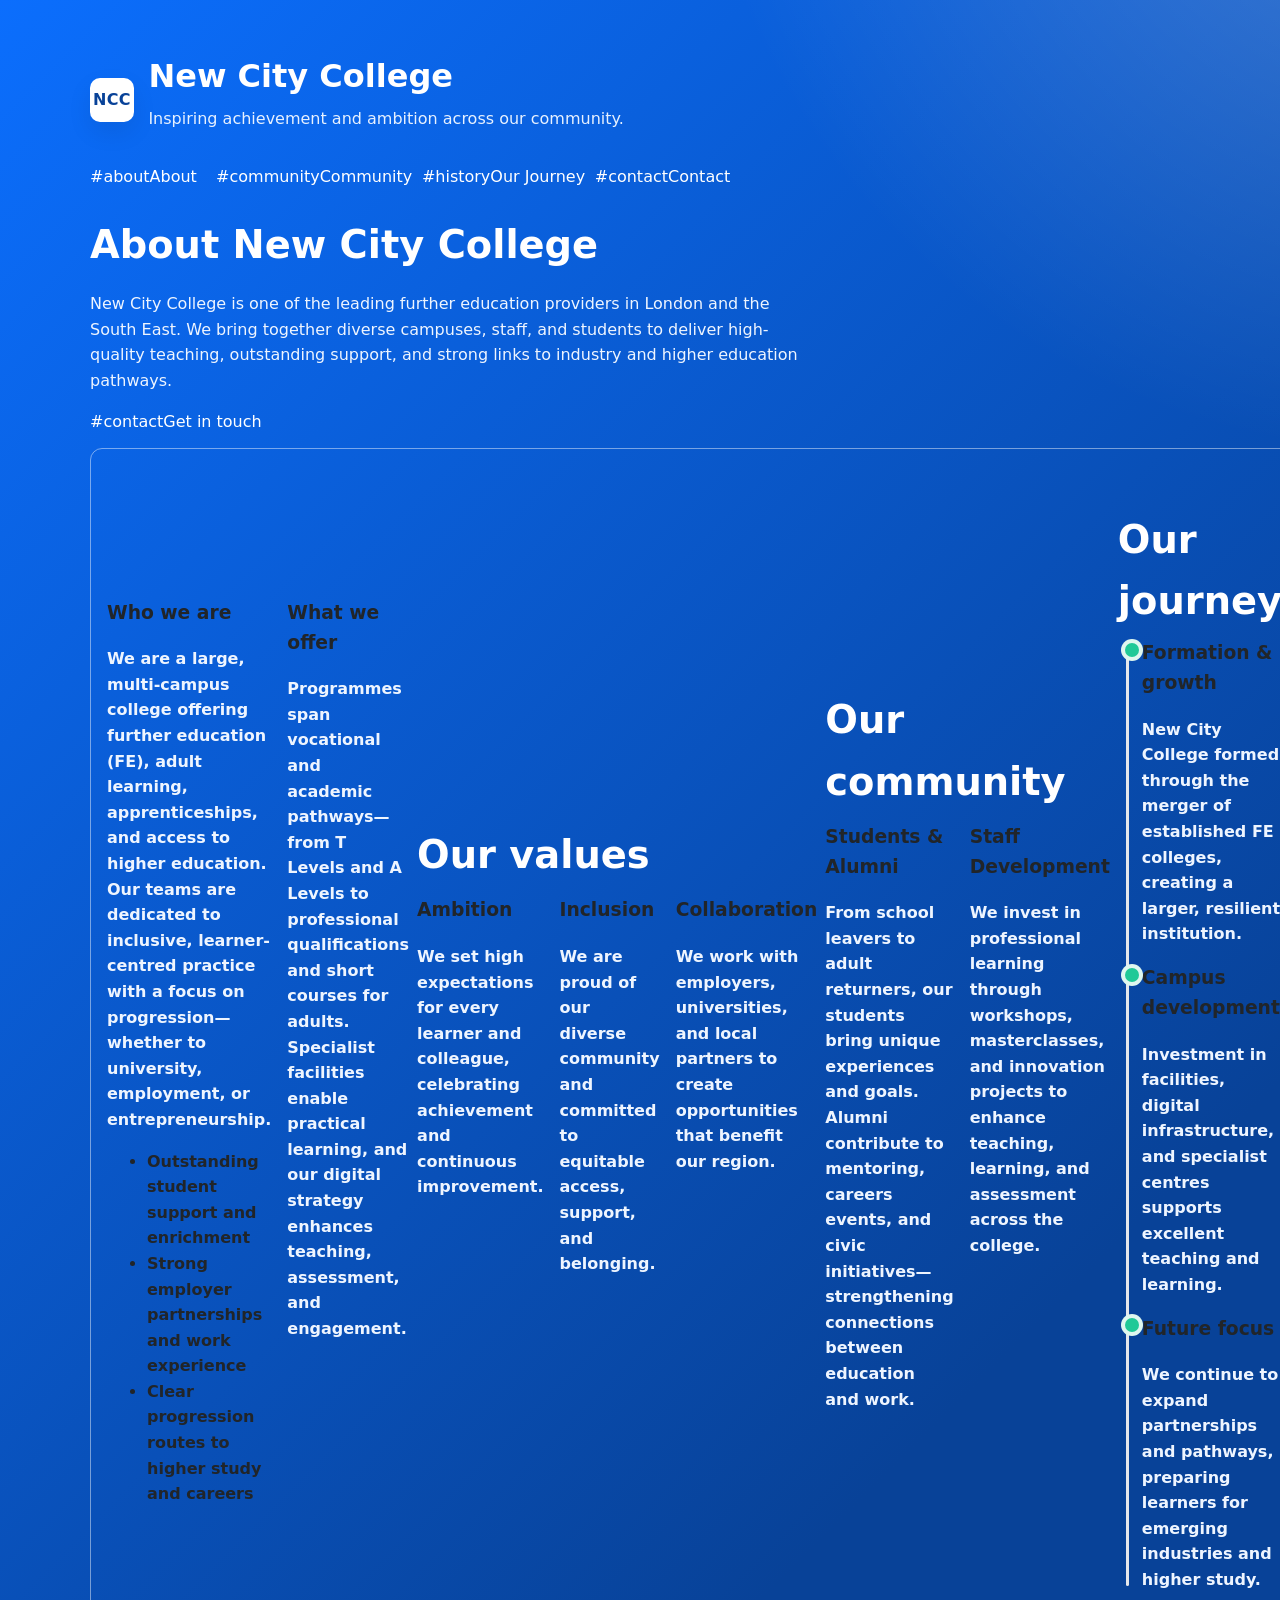
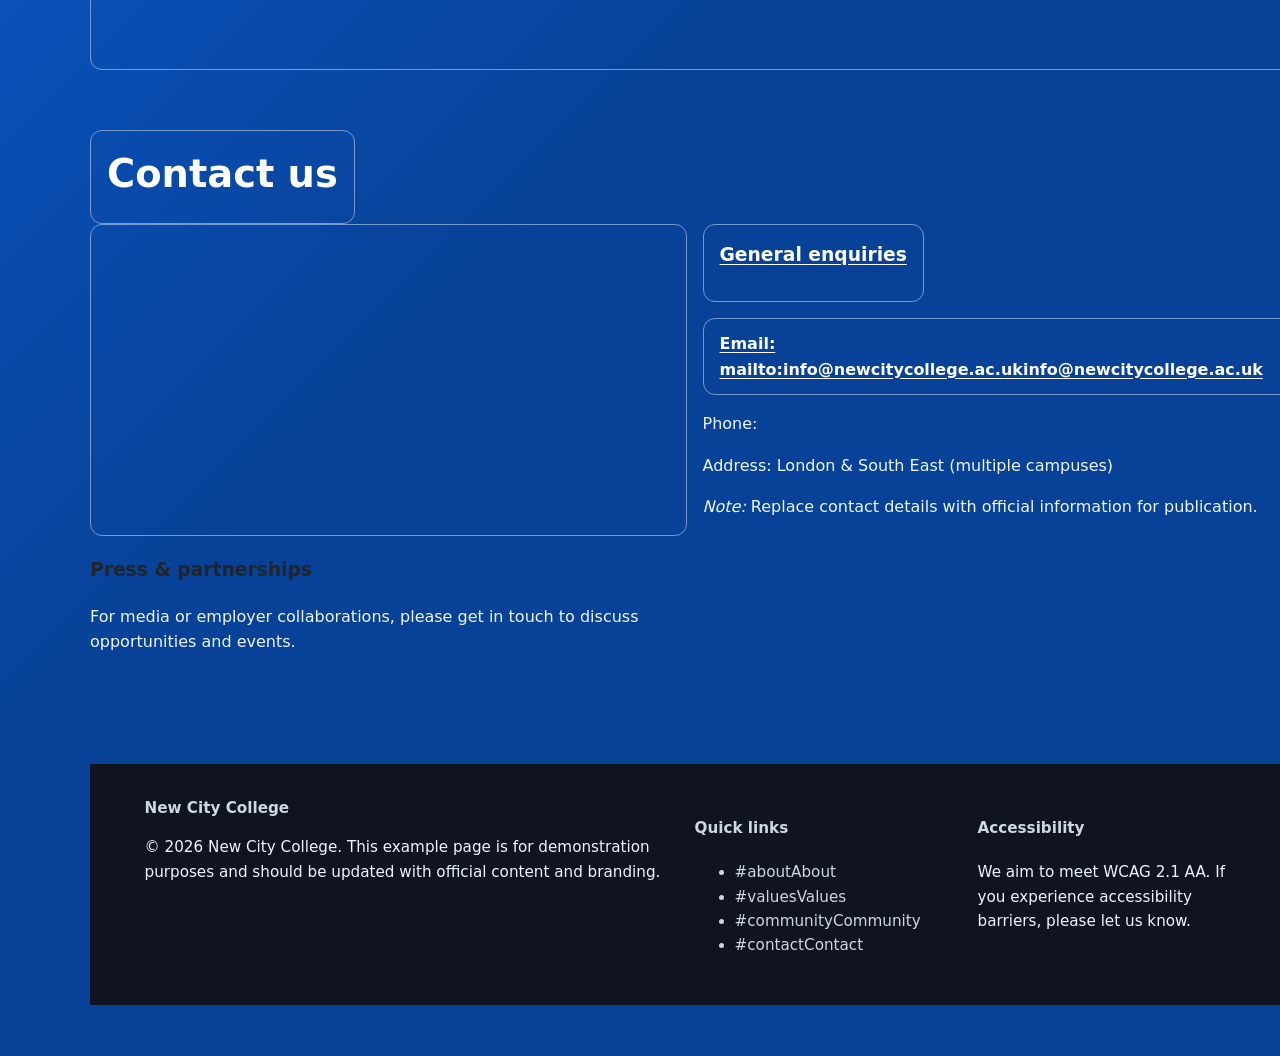
<file: ncc1.html>
<!DOCTYPE html>
<html lang="en">
<head>
  <meta charset="utf-8" />
  <meta name="viewport" content="width=device-width, initial-scale=1" />
  <title>About | New City College</title>
  <meta name="description" content="Learn about New City College—our mission, values, community, and how to get in touch." />
  <style>
    :root{
      --brand:#0b6efd;           /* primary */
      --brand-dark:#084298;      /* darker shade */
      --accent:#20c997;          /* accent */
      --ink:#1c1f23;             /* text */
      --muted:#6c757d;           /* muted text */
      --bg:#f8f9fa;              /* page background */
      --card:#ffffff;            /* card background */
      --radius:14px;
      --shadow:0 10px 24px rgba(0,0,0,.08);
    }

    *, *::before, *::after { box-sizing:border-box; }
    html, body { margin:0; padding:0; }
    body {
      font-family: system-ui, -apple-system, Segoe UI, Roboto, Helvetica, Arial, "Noto Sans", "Liberation Sans", sans-serif;
      color:var(--ink);
      background:var(--bg);
      line-height:1.6;
    }

    /* Header */
    .site-header {
      background: linear-gradient(135deg, var(--brand) 0%, var(--brand-dark) 60%);
      color:#fff;
      padding: clamp(2rem, 4vw, 4rem) 1rem;
      position: relative;
      overflow: hidden;
    }
    .site-header::after{
      content:"";
      position:absolute; inset:0; pointer-events:none;
      background: radial-gradient(1200px 1200px at 110% -10%, rgba(255,255,255,.25) 0%, transparent 60%);
    }
    .container { width:min(1100px, 94%); margin-inline:auto; }
    .brand { display:flex; align-items:center; gap:.9rem; }
    .brand .logo {
      width:44px; height:44px; border-radius:10px; background:#fff; display:grid; place-items:center;
      color:var(--brand-dark); font-weight:700; letter-spacing:.02em;
      box-shadow: var(--shadow);
    }
    .brand h1 { font-size: clamp(1.4rem, 2.5vw, 2rem); margin:0; }
    .tagline { color:#e7f1ff; margin-top:.25rem; }

    /* Navigation */
    nav { margin-top:1rem; }
    .nav {
      display:flex; flex-wrap:wrap; gap:.6rem; list-style:none; padding:0; margin:0;
    }
    .nav a{
      display:inline-block; padding:.6rem .9rem; border-radius:999px; color:#fff; text-decoration:none;
      background: rgba(255,255,255,.12); border:1px solid rgba(255,255,255,.25);
      backdrop-filter: saturate(140%) blur(6px);
    }
    .nav a:hover, .nav a:focus{ background: rgba(255,255,255,.22); }

    /* Hero */
    .hero {
      margin-top:1.5rem; display:grid; grid-template-columns: 1fr; gap:1rem; align-items:center;
    }
    .hero h2{ font-size: clamp(1.8rem, 4vw, 2.4rem); margin:0 0 .4rem; }
    .hero p { color:#eef5ff; max-width: 70ch; }
    .cta-row { margin-top:1rem; display:flex; flex-wrap:wrap; gap:.8rem; }
    .btn {
      display:inline-flex; align-items:center; gap:.5rem; text-decoration:none; font-weight:600;
      padding:.75rem 1rem; border-radius:12px; border:1px solid transparent;
    }
    .btn.primary{ background:#fff; color:var(--brand-dark); }
    .btn.secondary{ background:transparent; color:#fff; border-color:rgba(255,255,255,.45); }

    /* Sections */
    section { padding: clamp(2rem, 4vw, 3rem) 0; }
    .grid { display:grid; grid-template-columns: 1fr; gap:1rem; }
    @media (min-width: 720px){ .grid-2{ grid-template-columns: 1fr 1fr; } }
    @media (min-width: 960px){ .grid-3{ grid-template-columns: repeat(3, 1fr); } }


.card { color:#212529; /* darker body text already applied */ }
.card a{
  color:#0a58ca;
  font-weight:700;
  text-decoration:underline;
  text-underline-offset:3px;
}
    
.card a:hover, .card a:focus{
  color:#063e96;
  text-decoration-thickness:.16em;
}


    .card h3{ margin-top:.2rem; }

    /* Timeline */
    .timeline { position:relative; padding-left:1.5rem; }
    .timeline::before{ content:""; position:absolute; left:.5rem; top:.4rem; bottom:.4rem; width:3px; background:#e5e7eb; border-radius:999px; }
    .checkpoint{ position:relative; margin-bottom:1rem; }
    .checkpoint::before{
      content:""; position:absolute; left:-1.05rem; top:.3rem; width:14px; height:14px; border-radius:999px; background:var(--accent); box-shadow:0 0 0 4px #dff7ef;
    }

    /* Footer */
    footer {
      margin-top:2rem; background:#0f1420; color:#cfd7df; padding:2rem 0; font-size:.95rem;
    }
    .footer-grid{ display:grid; grid-template-columns: 1fr; gap:1rem; }
    @media(min-width:760px){ .footer-grid{ grid-template-columns: 2fr 1fr 1fr; } }
    .footer a{ color:#cfd7df; text-decoration:none; }
    .footer a:hover{ text-decoration:underline; }

    /* Accessibility helpers */
    a:focus { outline: 3px solid #ffd66e; outline-offset: 2px; }
    .sr-only{ position:absolute; width:1px; height:1px; padding:0; margin:-1px; overflow:hidden; clip:rect(0,0,0,0); white-space:nowrap; border:0; }
  </style>
</head>
<body>
  <header class="site-header">
    <div class="container">
      <div class="brand" role="banner" aria-label="New City College">
        <div class="logo" aria-hidden="true">NCC</div>
        <div>
          <h1>New City College</h1>
          <p class="tagline">Inspiring achievement and ambition across our community.</p>
        </div>
      </div>

      <nav aria-label="Primary Navigation">
        <ul class="nav">
          <li>#aboutAbout</a></li>
          <li><valuesValues</a></li>
          <li>#communityCommunity</a></li>
          <li>#historyOur Journey</a></li>
          <li>#contactContact</a></li>
        </ul>
      </nav>

      <div class="hero">
        <div>
          <h2>About New City College</h2>
          <p>
            New City College is one of the leading further education providers in London and the South East.
            We bring together diverse campuses, staff, and students to deliver high-quality teaching,
            outstanding support, and strong links to industry and higher education pathways.
          </p>
          <div class="cta-row">
            #contactGet in touch</a>
            <a class="btn secondary" href="#</div>
        </div>
      </div>
    </div>
  </header>

  <main class="container">
    <section id="about" aria-labelledby="about-title">
      <div class="grid grid-2">
        <div class="card">
          <h3 id="about-title">Who we are</h3>
          <p>
            We are a large, multi-campus college offering further education (FE), adult learning,
            apprenticeships, and access to higher education. Our teams are dedicated to inclusive,
            learner-centred practice with a focus on progression—whether to university, employment,
            or entrepreneurship.
          </p>
          <ul>
            <li>Outstanding student support and enrichment</li>
            <li>Strong employer partnerships and work experience</li>
            <li>Clear progression routes to higher study and careers</li>
          </ul>
        </div>
        <div class="card">
          <h3>What we offer</h3>
          <p>
            Programmes span vocational and academic pathways—from T Levels and A Levels to professional
            qualifications and short courses for adults. Specialist facilities enable practical learning,
            and our digital strategy enhances teaching, assessment, and engagement.
          </p>
        </div>
      </div>
    </section>

    <section id="values" aria-labelledby="values-title">
      <h2 id="values-title">Our values</h2>
      <div class="grid grid-3">
        <div class="card">
          <h3>Ambition</h3>
          <p>We set high expectations for every learner and colleague, celebrating achievement and continuous improvement.</p>
        </div>
        <div class="card">
          <h3>Inclusion</h3>
          <p>We are proud of our diverse community and committed to equitable access, support, and belonging.</p>
        </div>
        <div class="card">
          <h3>Collaboration</h3>
          <p>We work with employers, universities, and local partners to create opportunities that benefit our region.</p>
        </div>
      </div>
    </section>

    <section id="community" aria-labelledby="community-title">
      <h2 id="community-title">Our community</h2>
      <div class="grid grid-2">
        <div class="card">
          <h3>Students &amp; Alumni</h3>
          <p>
            From school leavers to adult returners, our students bring unique experiences and goals. Alumni contribute
            to mentoring, careers events, and civic initiatives—strengthening connections between education and work.
          </p>
        </div>
        <div class="card">
          <h3>Staff Development</h3>
          <p>
            We invest in professional learning through workshops, masterclasses, and innovation projects to enhance
            teaching, learning, and assessment across the college.
          </p>
        </div>
      </div>
    </section>

    <section id="history" aria-labelledby="history-title">
      <h2 id="history-title">Our journey</h2>
      <div class="card">
        <div class="timeline" aria-label="College timeline">
          <div class="checkpoint">
            <h3>Formation &amp; growth</h3>
            <p>New City College formed through the merger of established FE colleges, creating a larger, resilient institution.</p>
          </div>
          <div class="checkpoint">
            <h3>Campus development</h3>
            <p>Investment in facilities, digital infrastructure, and specialist centres supports excellent teaching and learning.</p>
          </div>
          <div class="checkpoint">
            <h3>Future focus</h3>
            <p>We continue to expand partnerships and pathways, preparing learners for emerging industries and higher study.</p>
          </div>
        </div>
      </div>
    </section>

    <section id="contact" aria-labelledby="contact-title">
      <h2 id="contact-title">Contact us</h2>
      <div class="grid grid-2">
        <div class="card">
          <h3>General enquiries</h3>
          <p>Email: mailto:info@newcitycollege.ac.ukinfo@newcitycollege.ac.uk</a></p>
          <p>Phone: <al:+440000000000+44 (0)20 0000 0000</a></p>
          <p>Address: London &amp; South East (multiple campuses)</p>
          <p><em>Note:</em> Replace contact details with official information for publication.</p>
        </div>
        <div class="card">
          <h3>Press &amp; partnerships</h3>
          <p>For media or employer collaborations, please get in touch to discuss opportunities and events.</p>
          <Partner with us</a>
        </div>
      </div>
    </section>
  </main>

  <footer class="footer">
    <div class="container footer-grid">
      <div>
        <strong>New City College</strong>
        <p>© <span id="year"></span> New City College. This example page is for demonstration purposes and should be updated with official content and branding.</p>
      </div>
      <div>
        <h4>Quick links</h4>
        <ul>
          <li>#aboutAbout</a></li>
          <li>#valuesValues</a></li>
          <li>#communityCommunity</a></li>
          <li>#contactContact</a></li>
        </ul>
      </div>
      <div>
        <h4>Accessibility</h4>
        <p>We aim to meet WCAG 2.1 AA. If you experience accessibility barriers, please let us know.</p>
      </div>
    </div>
  </footer>

  <script>
    // Set current year in footer
    document.getElementById('year').textContent = new Date().getFullYear();
  </script>
</body>
</html>
</file>
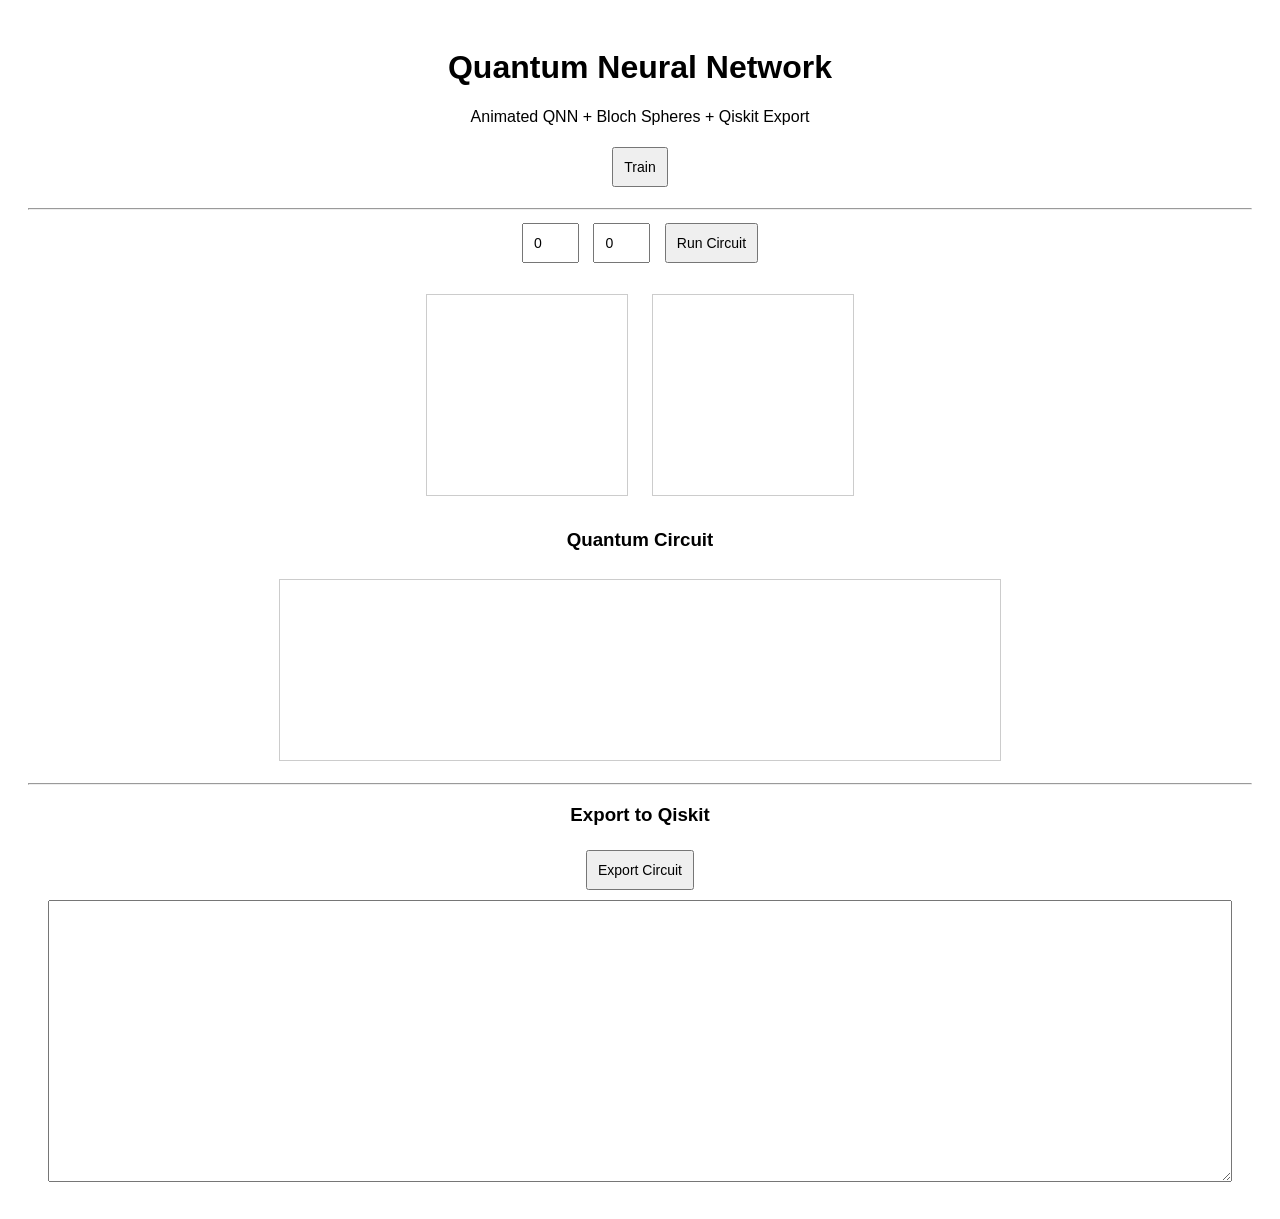
<file: neural3quantum3.html>
<!DOCTYPE html>
<html lang="en">
<head>
<meta charset="UTF-8">
<title>Quantum Neural Network � Qiskit Export</title>
<meta name="viewport" content="width=device-width, initial-scale=1.0">
<style>
body { font-family: Arial, sans-serif; text-align:center; padding:20px; }
canvas { border:1px solid #ccc; margin:10px; }
input,button,textarea { padding:10px; margin:5px; font-size:14px; }
textarea { width:95%; height:260px; font-family: monospace; }
</style>
</head>

<body>

<h1>Quantum Neural Network</h1>
<p>Animated QNN + Bloch Spheres + Qiskit Export</p>

<button onclick="train()">Train</button>
<p id="status"></p>

<hr>

<input id="in1" type="number" min="0" max="1" value="0">
<input id="in2" type="number" min="0" max="1" value="0">
<button onclick="run()">Run Circuit</button>

<p id="output"></p>

<canvas id="bloch0" width="200" height="200"></canvas>
<canvas id="bloch1" width="200" height="200"></canvas>

<h3>Quantum Circuit</h3>
<canvas id="circuit" width="720" height="180"></canvas>

<hr>
<h3>Export to Qiskit</h3>
<button onclick="exportQiskit()">Export Circuit</button>
<textarea id="qiskitCode" readonly></textarea>

<script>
/* =====================
   Complex Math
===================== */
const C=(r,i)=>({re:r,im:i});
const add=(a,b)=>C(a.re+b.re,a.im+b.im);
const mul=(a,b)=>C(a.re*b.re-a.im*b.im,a.re*b.im+a.im*b.re);
const mag2=a=>a.re*a.re+a.im*a.im;

/* =====================
   Gates
===================== */
function RY(t){
 return [
  [C(Math.cos(t/2),0),C(-Math.sin(t/2),0)],
  [C(Math.sin(t/2),0),C(Math.cos(t/2),0)]
 ];
}

function applyGate(s,g,q){
 let o=Array(4).fill().map(()=>C(0,0));
 for(let i=0;i<4;i++){
  let b=(i>>q)&1;
  for(let j=0;j<2;j++){
   let idx=(i&~(1<<q))|(j<<q);
   o[idx]=add(o[idx],mul(g[j][b],s[i]));
  }
 }
 return o;
}

const applyCNOT=s=>{
 let o=[...s]; [o[2],o[3]]=[o[3],o[2]]; return o;
};

/* =====================
   Bloch Spheres
===================== */
function bloch(a,b){
 return { x:2*(a.re*b.re+a.im*b.im), z:mag2(a)-mag2(b) };
}

function drawBloch(c,v){
 let x=c.getContext("2d");
 x.clearRect(0,0,200,200);
 x.beginPath(); x.arc(100,100,80,0,2*Math.PI); x.stroke();
 x.beginPath(); x.moveTo(100,20); x.lineTo(100,180); x.stroke();
 x.beginPath();
 x.moveTo(100,100);
 x.lineTo(100+v.x*80,100-v.z*80);
 x.strokeStyle="red"; x.lineWidth=3; x.stroke();
 x.strokeStyle="black"; x.lineWidth=1;
}

/* =====================
   Circuit Drawing
===================== */
const X=[90,170,250,330,410];
function drawCircuit(active=-1){
 const ctx=circuit.getContext("2d");
 ctx.clearRect(0,0,720,180);
 const y0=50,y1=120;

 ctx.beginPath();
 ctx.moveTo(40,y0); ctx.lineTo(680,y0);
 ctx.moveTo(40,y1); ctx.lineTo(680,y1);
 ctx.stroke();

 ctx.fillText("|q0?",5,y0+5);
 ctx.fillText("|q1?",5,y1+5);

 function box(x,y,t,h){
  if(h){ ctx.fillStyle="#ffeb3b"; ctx.fillRect(x-25,y-20,50,40); }
  ctx.strokeRect(x-25,y-20,50,40);
  ctx.fillStyle="black";
  ctx.fillText(t,x-20,y+5);
 }

 box(X[0],y0,"RY(x??)",active===0);
 box(X[0],y1,"RY(x??)",active===0);
 box(X[1],y0,"RY ??",active===1);
 box(X[1],y1,"RY ??",active===1);

 if(active===2) ctx.fillStyle="#ffeb3b";
 ctx.beginPath(); ctx.arc(X[2],y0,6,0,2*Math.PI); ctx.fill();
 ctx.beginPath(); ctx.moveTo(X[2],y0); ctx.lineTo(X[2],y1); ctx.stroke();
 ctx.beginPath(); ctx.arc(X[2],y1,10,0,2*Math.PI); ctx.stroke();
 ctx.beginPath();
 ctx.moveTo(X[2]-10,y1); ctx.lineTo(X[2]+10,y1);
 ctx.moveTo(X[2],y1-10); ctx.lineTo(X[2],y1+10);
 ctx.stroke();
 ctx.fillStyle="black";

 box(X[3],y0,"RY ??",active===3);
 box(X[3],y1,"RY ??",active===3);
}

/* =====================
   QNN
===================== */
let params=[Math.random(),Math.random(),Math.random(),Math.random()];

function step(state,s,x1,x2){
 if(s===0){ state=applyGate(state,RY(x1*Math.PI),0); state=applyGate(state,RY(x2*Math.PI),1); }
 if(s===1){ state=applyGate(state,RY(params[0]),0); state=applyGate(state,RY(params[1]),1); }
 if(s===2) state=applyCNOT(state);
 if(s===3){ state=applyGate(state,RY(params[2]),0); state=applyGate(state,RY(params[3]),1); }
 return state;
}

function train(){
 status.innerText="Training...";
 for(let e=0;e<300;e++){
  for(let i=0;i<4;i++){
   let o=params[i];
   params[i]+=0.01; let l1=0,l2=0;
   params[i]=o-0.01;
   params[i]=o-0.2*(l1-l2);
  }
 }
 status.innerText="Training Complete";
}

async function run(){
 let x1=+in1.value,x2=+in2.value;
 let s=[C(1,0),C(0,0),C(0,0),C(0,0)];
 for(let i=0;i<4;i++){
  drawCircuit(i);
  s=step(s,i,x1,x2);
  drawBloch(bloch0,bloch(add(s[0],s[2]),add(s[1],s[3])));
  drawBloch(bloch1,bloch(add(s[0],s[1]),add(s[2],s[3])));
  await new Promise(r=>setTimeout(r,600));
 }
 let p=mag2(s[1])+mag2(s[3]);
 output.innerText=`Final Probability ${p.toFixed(3)} ? ${p>0.5?1:0}`;
 drawCircuit(-1);
}

/* =====================
   Qiskit Export
===================== */
function exportQiskit(){
 const code = `
from qiskit import QuantumCircuit, Aer, execute
import numpy as np

# Quantum Neural Network (exported from browser)
theta = ${JSON.stringify(params, null, 4)}

def qnn(x1, x2):
    qc = QuantumCircuit(2, 2)

    qc.ry(x1 * np.pi, 0)
    qc.ry(x2 * np.pi, 1)

    qc.ry(theta[0], 0)
    qc.ry(theta[1], 1)

    qc.cx(0, 1)

    qc.ry(theta[2], 0)
    qc.ry(theta[3], 1)

    qc.measure([0,1],[0,1])
    return qc

# Test XOR
backend = Aer.get_backend('qasm_simulator')

tests = [(0,0),(0,1),(1,0),(1,1)]
for x1,x2 in tests:
    qc = qnn(x1,x2)
    job = execute(qc, backend, shots=1024)
    counts = job.result().get_counts()
    print(f"Input {x1,x2} ?", counts)
`;
 qiskitCode.value = code.trim();
}
</script>

</body>
</html>
</file>
<file: assets/css/style.css>
/* ==========================================================================
   Cyber Essentials Explained - main stylesheet
   Author: project learner
   Contents:
     1. Colour and spacing variables
     2. Base and reset styles
     3. Accessibility helpers (skip link, focus states)
     4. Layout container
     5. Header and navigation
     6. Hero section
     7. Page areas (shared section styles)
     8. Cards and grids
     9. Lists (ticks, controls, steps, resources)
    10. Fee table
    11. Buttons
    12. Footer
    13. Responsive breakpoints (mobile-first)
   ========================================================================== */


/* ==========================================================================
   1. Colour and spacing variables
   All text/background pairs below meet WCAG 2.2 AA contrast (4.5:1 or more)
   ========================================================================== */
:root {
    --colour-navy: #0b2545;
    --colour-teal: #0f6e6e;
    --colour-teal-light: #e3f2f1;
    --colour-amber: #ffbf47;
    --colour-text: #1f2933;
    --colour-text-muted: #4a5561;
    --colour-background: #ffffff;
    --colour-background-alt: #f4f6f8;
    --colour-border: #d5dbe1;
    --font-body: "Segoe UI", Roboto, Helvetica, Arial, sans-serif;
    --space-small: 0.5rem;
    --space-medium: 1rem;
    --space-large: 2rem;
    --space-xlarge: 4rem;
    --radius: 8px;
    --max-width: 1100px;
}


/* ==========================================================================
   2. Base and reset styles
   ========================================================================== */
*,
*::before,
*::after {
    box-sizing: border-box;
}

html {
    scroll-behavior: smooth;
}

/* Users who prefer reduced motion get instant jumps instead of smooth scrolling
   Technique: MDN Web Docs, prefers-reduced-motion */
@media (prefers-reduced-motion: reduce) {
    html {
        scroll-behavior: auto;
    }
}

body {
    margin: 0;
    font-family: var(--font-body);
    font-size: 1.0625rem;
    line-height: 1.6;
    color: var(--colour-text);
    background-color: var(--colour-background);
}

h1,
h2,
h3 {
    line-height: 1.25;
    color: var(--colour-navy);
}

a {
    color: var(--colour-teal);
    text-underline-offset: 3px;
}

a:hover {
    color: var(--colour-navy);
    text-decoration-thickness: 2px;
}


/* ==========================================================================
   3. Accessibility helpers
   ========================================================================== */

/* Skip link is hidden off-screen until it receives keyboard focus
   Technique: WebAIM, "Skip Navigation" Links (webaim.org/techniques/skipnav) */
.skip-link {
    position: absolute;
    top: -100px;
    left: var(--space-medium);
    z-index: 100;
    padding: var(--space-small) var(--space-medium);
    background-color: var(--colour-amber);
    color: var(--colour-navy);
    font-weight: 700;
}

.skip-link:focus {
    top: var(--space-medium);
}

/* Clear, high-contrast focus ring for every interactive element */
a:focus-visible {
    outline: 3px solid var(--colour-amber);
    outline-offset: 3px;
    box-shadow: 0 0 0 6px var(--colour-navy);
}

/* Section headings stay visible below the sticky header after a nav jump
   Technique: MDN Web Docs, scroll-margin-top */
.page-area {
    scroll-margin-top: 7rem;
}


/* ==========================================================================
   4. Layout container
   ========================================================================== */
.container {
    width: 100%;
    max-width: var(--max-width);
    margin: 0 auto;
    padding: 0 var(--space-medium);
}


/* ==========================================================================
   5. Header and navigation
   ========================================================================== */
.site-header {
    position: sticky;
    top: 0;
    z-index: 50;
    background-color: var(--colour-navy);
    box-shadow: 0 2px 6px rgba(0, 0, 0, 0.2);
}

.header-inner {
    display: flex;
    flex-direction: column;
    align-items: center;
    gap: var(--space-small);
    padding-top: var(--space-small);
    padding-bottom: var(--space-small);
}

.site-logo {
    display: flex;
    align-items: center;
    gap: var(--space-small);
    color: #ffffff;
    text-decoration: none;
    font-weight: 700;
}

.site-logo:hover {
    color: var(--colour-amber);
}

.logo-mark {
    display: inline-flex;
    align-items: center;
    justify-content: center;
    width: 2.25rem;
    height: 2.25rem;
    border-radius: 50%;
    background-color: var(--colour-amber);
    color: var(--colour-navy);
    font-size: 0.9rem;
}

.nav-list {
    display: flex;
    flex-wrap: wrap;
    justify-content: center;
    gap: 0.25rem;
    margin: 0;
    padding: 0;
    list-style: none;
}

.nav-link {
    display: block;
    padding: 0.4rem 0.5rem;
    border-radius: var(--radius);
    color: #ffffff;
    text-decoration: none;
    font-size: 0.9rem;
}

/* Hover feedback for navigation links */
.nav-link:hover {
    background-color: var(--colour-teal);
    color: #ffffff;
}


/* ==========================================================================
   6. Hero section
   ========================================================================== */
.hero {
    padding: var(--space-xlarge) 0;
    background: linear-gradient(135deg, var(--colour-navy) 0%, var(--colour-teal) 100%);
    color: #ffffff;
    text-align: center;
}

.hero h1 {
    max-width: 18em;
    margin: 0 auto var(--space-medium);
    color: #ffffff;
    font-size: 2rem;
}

.hero-eyebrow {
    margin: 0 0 var(--space-small);
    color: var(--colour-amber);
    font-weight: 700;
    letter-spacing: 0.05em;
    text-transform: uppercase;
    font-size: 0.85rem;
}

.hero-lead {
    max-width: 40em;
    margin: 0 auto var(--space-large);
    font-size: 1.125rem;
}


/* ==========================================================================
   7. Page areas (shared section styles)
   ========================================================================== */
.page-area {
    padding: var(--space-xlarge) 0;
}

.page-area-alt {
    background-color: var(--colour-background-alt);
}

.page-area h2 {
    margin: 0 0 var(--space-medium);
    font-size: 1.75rem;
}

.area-number {
    margin: 0 0 var(--space-small);
    color: var(--colour-teal);
    font-weight: 700;
    font-size: 0.9rem;
    text-transform: uppercase;
    letter-spacing: 0.05em;
}

.area-intro {
    max-width: 45em;
    margin: 0 0 var(--space-large);
    color: var(--colour-text-muted);
    font-size: 1.125rem;
}

.subheading {
    margin: var(--space-large) 0 var(--space-medium);
    font-size: 1.35rem;
}

.note {
    color: var(--colour-text-muted);
    font-size: 0.95rem;
}

/* Highlighted callout box for the 2026 update */
.callout {
    margin-top: var(--space-large);
    padding: var(--space-medium) var(--space-large);
    border-left: 6px solid var(--colour-amber);
    border-radius: var(--radius);
    background-color: #fff8e6;
}

.callout h3 {
    margin-top: 0;
}


/* ==========================================================================
   8. Cards and grids
   ========================================================================== */
.card-grid {
    display: grid;
    grid-template-columns: 1fr;
    gap: var(--space-large);
}

.card {
    padding: var(--space-large);
    border: 1px solid var(--colour-border);
    border-radius: var(--radius);
    background-color: var(--colour-background);
}

.card h3 {
    margin-top: 0;
}

.card-level {
    border-top: 6px solid var(--colour-teal);
}

.level-tag {
    display: inline-block;
    margin: 0 0 var(--space-small);
    padding: 0.2rem 0.6rem;
    border-radius: var(--radius);
    background-color: var(--colour-teal-light);
    color: var(--colour-navy);
    font-size: 0.85rem;
    font-weight: 700;
}


/* ==========================================================================
   9. Lists (ticks, controls, steps, resources)
   ========================================================================== */

/* Tick list: decorative tick is text-only, so it carries no extra meaning */
.tick-list {
    margin: 0;
    padding: 0;
    list-style: none;
}

.tick-list li {
    position: relative;
    margin-bottom: var(--space-small);
    padding-left: 1.6rem;
}

.tick-list li::before {
    content: "\2713";
    position: absolute;
    left: 0;
    color: var(--colour-teal);
    font-weight: 700;
}

/* Control list: CSS counter draws a number beside each control
   Technique: MDN Web Docs, Using CSS counters */
.control-list {
    display: grid;
    grid-template-columns: 1fr;
    gap: var(--space-medium);
    margin: 0;
    padding: 0;
    list-style: none;
    counter-reset: control;
}

.control-item {
    position: relative;
    padding: var(--space-large) var(--space-large) var(--space-large) 5rem;
    border-radius: var(--radius);
    background-color: var(--colour-background);
    box-shadow: 0 1px 4px rgba(0, 0, 0, 0.08);
    counter-increment: control;
}

.control-item::before {
    content: counter(control);
    position: absolute;
    top: var(--space-large);
    left: var(--space-large);
    display: flex;
    align-items: center;
    justify-content: center;
    width: 2.25rem;
    height: 2.25rem;
    border-radius: 50%;
    background-color: var(--colour-teal);
    color: #ffffff;
    font-weight: 700;
}

.control-item h3 {
    margin-top: 0;
}

.control-item p {
    margin-bottom: 0;
}

/* Step list keeps native numbering for screen readers */
.step-list {
    max-width: 45em;
    padding-left: 1.5rem;
}

.step-list li {
    margin-bottom: var(--space-medium);
    padding-left: var(--space-small);
}

.step-list li::marker {
    color: var(--colour-teal);
    font-weight: 700;
}

.resource-list {
    padding-left: 1.25rem;
}

.resource-list li {
    margin-bottom: var(--space-small);
}


/* ==========================================================================
   10. Fee table
   Wrapper allows sideways scrolling on very narrow screens
   ========================================================================== */
.table-wrapper {
    overflow-x: auto;
}

.fee-table {
    width: 100%;
    max-width: 40rem;
    border-collapse: collapse;
}

.fee-table caption {
    margin-bottom: var(--space-small);
    color: var(--colour-text-muted);
    text-align: left;
    font-size: 0.95rem;
}

.fee-table th,
.fee-table td {
    padding: 0.75rem var(--space-medium);
    border-bottom: 1px solid var(--colour-border);
    text-align: left;
}

.fee-table thead th {
    background-color: var(--colour-navy);
    color: #ffffff;
}

.fee-table tbody tr:nth-child(even) {
    background-color: var(--colour-background-alt);
}


/* ==========================================================================
   11. Buttons
   ========================================================================== */
.button {
    display: inline-block;
    padding: 0.75rem 1.5rem;
    border-radius: var(--radius);
    font-weight: 700;
    text-decoration: none;
    transition: background-color 0.2s ease, color 0.2s ease;
}

.button-primary {
    background-color: var(--colour-amber);
    color: var(--colour-navy);
}

.button-primary:hover {
    background-color: #ffffff;
    color: var(--colour-navy);
}

.button-secondary {
    border: 2px solid var(--colour-teal);
    color: var(--colour-teal);
}

.button-secondary:hover {
    background-color: var(--colour-teal);
    color: #ffffff;
}

.back-to-top {
    margin-top: var(--space-large);
}


/* ==========================================================================
   12. Footer
   ========================================================================== */
.site-footer {
    padding: var(--space-large) 0;
    background-color: var(--colour-navy);
    color: #ffffff;
    font-size: 0.9rem;
    text-align: center;
}


/* ==========================================================================
   13. Responsive breakpoints (mobile-first)
   ========================================================================== */

/* Tablet: 768px and wider */
@media screen and (min-width: 768px) {
    .page-area {
        scroll-margin-top: 5rem;
    }

    .nav-link {
        padding: 0.4rem 0.75rem;
        font-size: 0.95rem;
    }

    .header-inner {
        flex-direction: row;
        justify-content: space-between;
    }

    .hero h1 {
        font-size: 2.5rem;
    }

    .card-grid-two {
        grid-template-columns: repeat(2, 1fr);
    }

    .control-list {
        grid-template-columns: repeat(2, 1fr);
    }
}

/* Desktop: 1024px and wider */
@media screen and (min-width: 1024px) {
    .card-grid-three {
        grid-template-columns: repeat(3, 1fr);
    }

    .page-area h2 {
        font-size: 2rem;
    }
}
</file>
<file: reference/cyber_essentials_guide_Claude_17_OCT_2026/assets/css/style.css>
/* ==========================================================================
   Cyber Essentials Explained - main stylesheet
   Author: project learner
   Contents:
     1. Colour and spacing variables
     2. Base and reset styles
     3. Accessibility helpers (skip link, focus states)
     4. Layout container
     5. Header and navigation
     6. Hero section
     7. Page areas (shared section styles)
     8. Cards and grids
     9. Lists (ticks, controls, steps, resources)
    10. Fee table
    11. Buttons
    12. Footer
    13. Responsive breakpoints (mobile-first)
   ========================================================================== */


/* ==========================================================================
   1. Colour and spacing variables
   All text/background pairs below meet WCAG 2.2 AA contrast (4.5:1 or more)
   ========================================================================== */
:root {
    --colour-navy: #0b2545;
    --colour-teal: #0f6e6e;
    --colour-teal-light: #e3f2f1;
    --colour-amber: #ffbf47;
    --colour-text: #1f2933;
    --colour-text-muted: #4a5561;
    --colour-background: #ffffff;
    --colour-background-alt: #f4f6f8;
    --colour-border: #d5dbe1;
    --font-body: "Segoe UI", Roboto, Helvetica, Arial, sans-serif;
    --space-small: 0.5rem;
    --space-medium: 1rem;
    --space-large: 2rem;
    --space-xlarge: 4rem;
    --radius: 8px;
    --max-width: 1100px;
}


/* ==========================================================================
   2. Base and reset styles
   ========================================================================== */
*,
*::before,
*::after {
    box-sizing: border-box;
}

html {
    scroll-behavior: smooth;
}

/* Users who prefer reduced motion get instant jumps instead of smooth scrolling
   Technique: MDN Web Docs, prefers-reduced-motion */
@media (prefers-reduced-motion: reduce) {
    html {
        scroll-behavior: auto;
    }
}

body {
    margin: 0;
    font-family: var(--font-body);
    font-size: 1.0625rem;
    line-height: 1.6;
    color: var(--colour-text);
    background-color: var(--colour-background);
}

h1,
h2,
h3 {
    line-height: 1.25;
    color: var(--colour-navy);
}

a {
    color: var(--colour-teal);
    text-underline-offset: 3px;
}

a:hover {
    color: var(--colour-navy);
    text-decoration-thickness: 2px;
}


/* ==========================================================================
   3. Accessibility helpers
   ========================================================================== */

/* Skip link is hidden off-screen until it receives keyboard focus
   Technique: WebAIM, "Skip Navigation" Links (webaim.org/techniques/skipnav) */
.skip-link {
    position: absolute;
    top: -100px;
    left: var(--space-medium);
    z-index: 100;
    padding: var(--space-small) var(--space-medium);
    background-color: var(--colour-amber);
    color: var(--colour-navy);
    font-weight: 700;
}

.skip-link:focus {
    top: var(--space-medium);
}

/* Clear, high-contrast focus ring for every interactive element */
a:focus-visible {
    outline: 3px solid var(--colour-amber);
    outline-offset: 3px;
    box-shadow: 0 0 0 6px var(--colour-navy);
}

/* Section headings stay visible below the sticky header after a nav jump
   Technique: MDN Web Docs, scroll-margin-top */
.page-area {
    scroll-margin-top: 7rem;
}


/* ==========================================================================
   4. Layout container
   ========================================================================== */
.container {
    width: 100%;
    max-width: var(--max-width);
    margin: 0 auto;
    padding: 0 var(--space-medium);
}


/* ==========================================================================
   5. Header and navigation
   ========================================================================== */
.site-header {
    position: sticky;
    top: 0;
    z-index: 50;
    background-color: var(--colour-navy);
    box-shadow: 0 2px 6px rgba(0, 0, 0, 0.2);
}

.header-inner {
    display: flex;
    flex-direction: column;
    align-items: center;
    gap: var(--space-small);
    padding-top: var(--space-small);
    padding-bottom: var(--space-small);
}

.site-logo {
    display: flex;
    align-items: center;
    gap: var(--space-small);
    color: #ffffff;
    text-decoration: none;
    font-weight: 700;
}

.site-logo:hover {
    color: var(--colour-amber);
}

.logo-mark {
    display: inline-flex;
    align-items: center;
    justify-content: center;
    width: 2.25rem;
    height: 2.25rem;
    border-radius: 50%;
    background-color: var(--colour-amber);
    color: var(--colour-navy);
    font-size: 0.9rem;
}

.nav-list {
    display: flex;
    flex-wrap: wrap;
    justify-content: center;
    gap: 0.25rem;
    margin: 0;
    padding: 0;
    list-style: none;
}

.nav-link {
    display: block;
    padding: 0.4rem 0.5rem;
    border-radius: var(--radius);
    color: #ffffff;
    text-decoration: none;
    font-size: 0.9rem;
}

/* Hover feedback for navigation links */
.nav-link:hover {
    background-color: var(--colour-teal);
    color: #ffffff;
}


/* ==========================================================================
   6. Hero section
   ========================================================================== */
.hero {
    padding: var(--space-xlarge) 0;
    background: linear-gradient(135deg, var(--colour-navy) 0%, var(--colour-teal) 100%);
    color: #ffffff;
    text-align: center;
}

.hero h1 {
    max-width: 18em;
    margin: 0 auto var(--space-medium);
    color: #ffffff;
    font-size: 2rem;
}

.hero-eyebrow {
    margin: 0 0 var(--space-small);
    color: var(--colour-amber);
    font-weight: 700;
    letter-spacing: 0.05em;
    text-transform: uppercase;
    font-size: 0.85rem;
}

.hero-lead {
    max-width: 40em;
    margin: 0 auto var(--space-large);
    font-size: 1.125rem;
}


/* ==========================================================================
   7. Page areas (shared section styles)
   ========================================================================== */
.page-area {
    padding: var(--space-xlarge) 0;
}

.page-area-alt {
    background-color: var(--colour-background-alt);
}

.page-area h2 {
    margin: 0 0 var(--space-medium);
    font-size: 1.75rem;
}

.area-number {
    margin: 0 0 var(--space-small);
    color: var(--colour-teal);
    font-weight: 700;
    font-size: 0.9rem;
    text-transform: uppercase;
    letter-spacing: 0.05em;
}

.area-intro {
    max-width: 45em;
    margin: 0 0 var(--space-large);
    color: var(--colour-text-muted);
    font-size: 1.125rem;
}

.subheading {
    margin: var(--space-large) 0 var(--space-medium);
    font-size: 1.35rem;
}

.note {
    color: var(--colour-text-muted);
    font-size: 0.95rem;
}

/* Highlighted callout box for the 2026 update */
.callout {
    margin-top: var(--space-large);
    padding: var(--space-medium) var(--space-large);
    border-left: 6px solid var(--colour-amber);
    border-radius: var(--radius);
    background-color: #fff8e6;
}

.callout h3 {
    margin-top: 0;
}


/* ==========================================================================
   8. Cards and grids
   ========================================================================== */
.card-grid {
    display: grid;
    grid-template-columns: 1fr;
    gap: var(--space-large);
}

.card {
    padding: var(--space-large);
    border: 1px solid var(--colour-border);
    border-radius: var(--radius);
    background-color: var(--colour-background);
}

.card h3 {
    margin-top: 0;
}

.card-level {
    border-top: 6px solid var(--colour-teal);
}

.level-tag {
    display: inline-block;
    margin: 0 0 var(--space-small);
    padding: 0.2rem 0.6rem;
    border-radius: var(--radius);
    background-color: var(--colour-teal-light);
    color: var(--colour-navy);
    font-size: 0.85rem;
    font-weight: 700;
}


/* ==========================================================================
   9. Lists (ticks, controls, steps, resources)
   ========================================================================== */

/* Tick list: decorative tick is text-only, so it carries no extra meaning */
.tick-list {
    margin: 0;
    padding: 0;
    list-style: none;
}

.tick-list li {
    position: relative;
    margin-bottom: var(--space-small);
    padding-left: 1.6rem;
}

.tick-list li::before {
    content: "\2713";
    position: absolute;
    left: 0;
    color: var(--colour-teal);
    font-weight: 700;
}

/* Control list: CSS counter draws a number beside each control
   Technique: MDN Web Docs, Using CSS counters */
.control-list {
    display: grid;
    grid-template-columns: 1fr;
    gap: var(--space-medium);
    margin: 0;
    padding: 0;
    list-style: none;
    counter-reset: control;
}

.control-item {
    position: relative;
    padding: var(--space-large) var(--space-large) var(--space-large) 5rem;
    border-radius: var(--radius);
    background-color: var(--colour-background);
    box-shadow: 0 1px 4px rgba(0, 0, 0, 0.08);
    counter-increment: control;
}

.control-item::before {
    content: counter(control);
    position: absolute;
    top: var(--space-large);
    left: var(--space-large);
    display: flex;
    align-items: center;
    justify-content: center;
    width: 2.25rem;
    height: 2.25rem;
    border-radius: 50%;
    background-color: var(--colour-teal);
    color: #ffffff;
    font-weight: 700;
}

.control-item h3 {
    margin-top: 0;
}

.control-item p {
    margin-bottom: 0;
}

/* Step list keeps native numbering for screen readers */
.step-list {
    max-width: 45em;
    padding-left: 1.5rem;
}

.step-list li {
    margin-bottom: var(--space-medium);
    padding-left: var(--space-small);
}

.step-list li::marker {
    color: var(--colour-teal);
    font-weight: 700;
}

.resource-list {
    padding-left: 1.25rem;
}

.resource-list li {
    margin-bottom: var(--space-small);
}


/* ==========================================================================
   10. Fee table
   Wrapper allows sideways scrolling on very narrow screens
   ========================================================================== */
.table-wrapper {
    overflow-x: auto;
}

.fee-table {
    width: 100%;
    max-width: 40rem;
    border-collapse: collapse;
}

.fee-table caption {
    margin-bottom: var(--space-small);
    color: var(--colour-text-muted);
    text-align: left;
    font-size: 0.95rem;
}

.fee-table th,
.fee-table td {
    padding: 0.75rem var(--space-medium);
    border-bottom: 1px solid var(--colour-border);
    text-align: left;
}

.fee-table thead th {
    background-color: var(--colour-navy);
    color: #ffffff;
}

.fee-table tbody tr:nth-child(even) {
    background-color: var(--colour-background-alt);
}


/* ==========================================================================
   11. Buttons
   ========================================================================== */
.button {
    display: inline-block;
    padding: 0.75rem 1.5rem;
    border-radius: var(--radius);
    font-weight: 700;
    text-decoration: none;
    transition: background-color 0.2s ease, color 0.2s ease;
}

.button-primary {
    background-color: var(--colour-amber);
    color: var(--colour-navy);
}

.button-primary:hover {
    background-color: #ffffff;
    color: var(--colour-navy);
}

.button-secondary {
    border: 2px solid var(--colour-teal);
    color: var(--colour-teal);
}

.button-secondary:hover {
    background-color: var(--colour-teal);
    color: #ffffff;
}

.back-to-top {
    margin-top: var(--space-large);
}


/* ==========================================================================
   12. Footer
   ========================================================================== */
.site-footer {
    padding: var(--space-large) 0;
    background-color: var(--colour-navy);
    color: #ffffff;
    font-size: 0.9rem;
    text-align: center;
}


/* ==========================================================================
   13. Responsive breakpoints (mobile-first)
   ========================================================================== */

/* Tablet: 768px and wider */
@media screen and (min-width: 768px) {
    .page-area {
        scroll-margin-top: 5rem;
    }

    .nav-link {
        padding: 0.4rem 0.75rem;
        font-size: 0.95rem;
    }

    .header-inner {
        flex-direction: row;
        justify-content: space-between;
    }

    .hero h1 {
        font-size: 2.5rem;
    }

    .card-grid-two {
        grid-template-columns: repeat(2, 1fr);
    }

    .control-list {
        grid-template-columns: repeat(2, 1fr);
    }
}

/* Desktop: 1024px and wider */
@media screen and (min-width: 1024px) {
    .card-grid-three {
        grid-template-columns: repeat(3, 1fr);
    }

    .page-area h2 {
        font-size: 2rem;
    }
}
</file>
